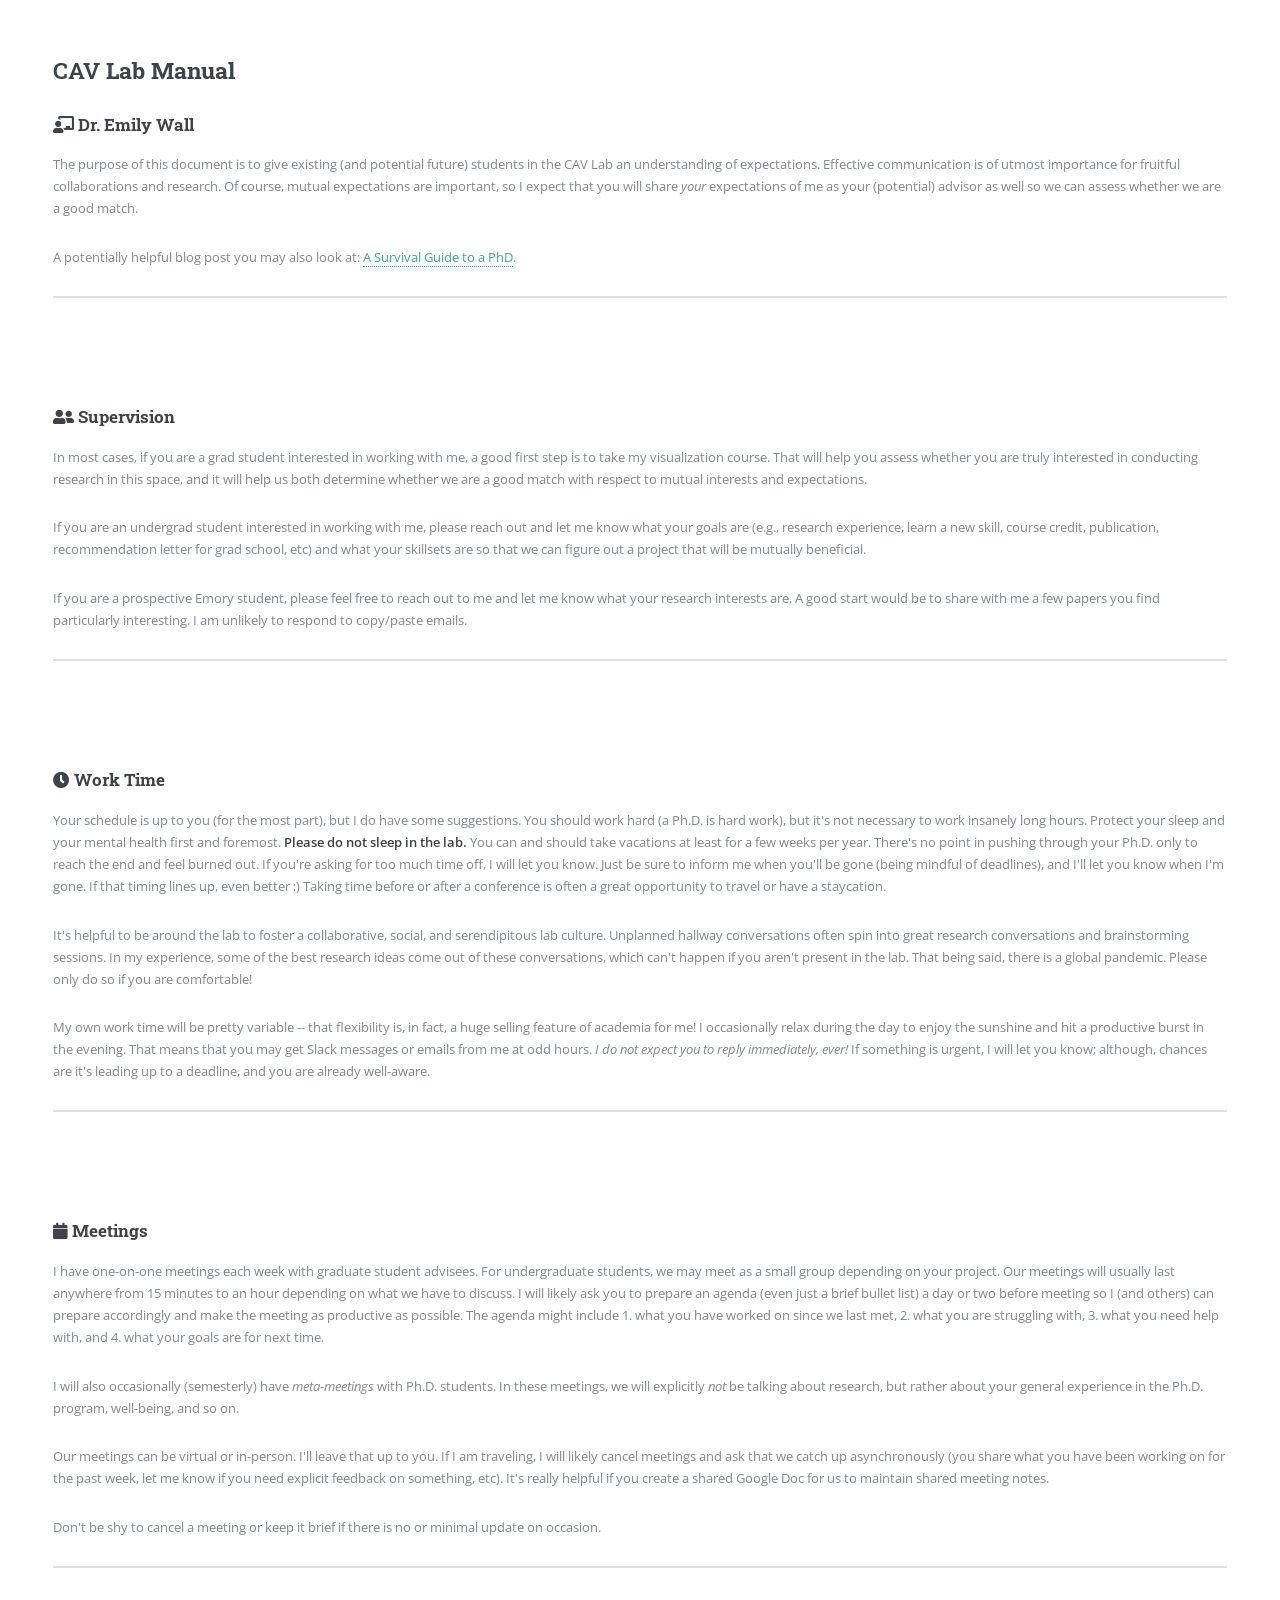
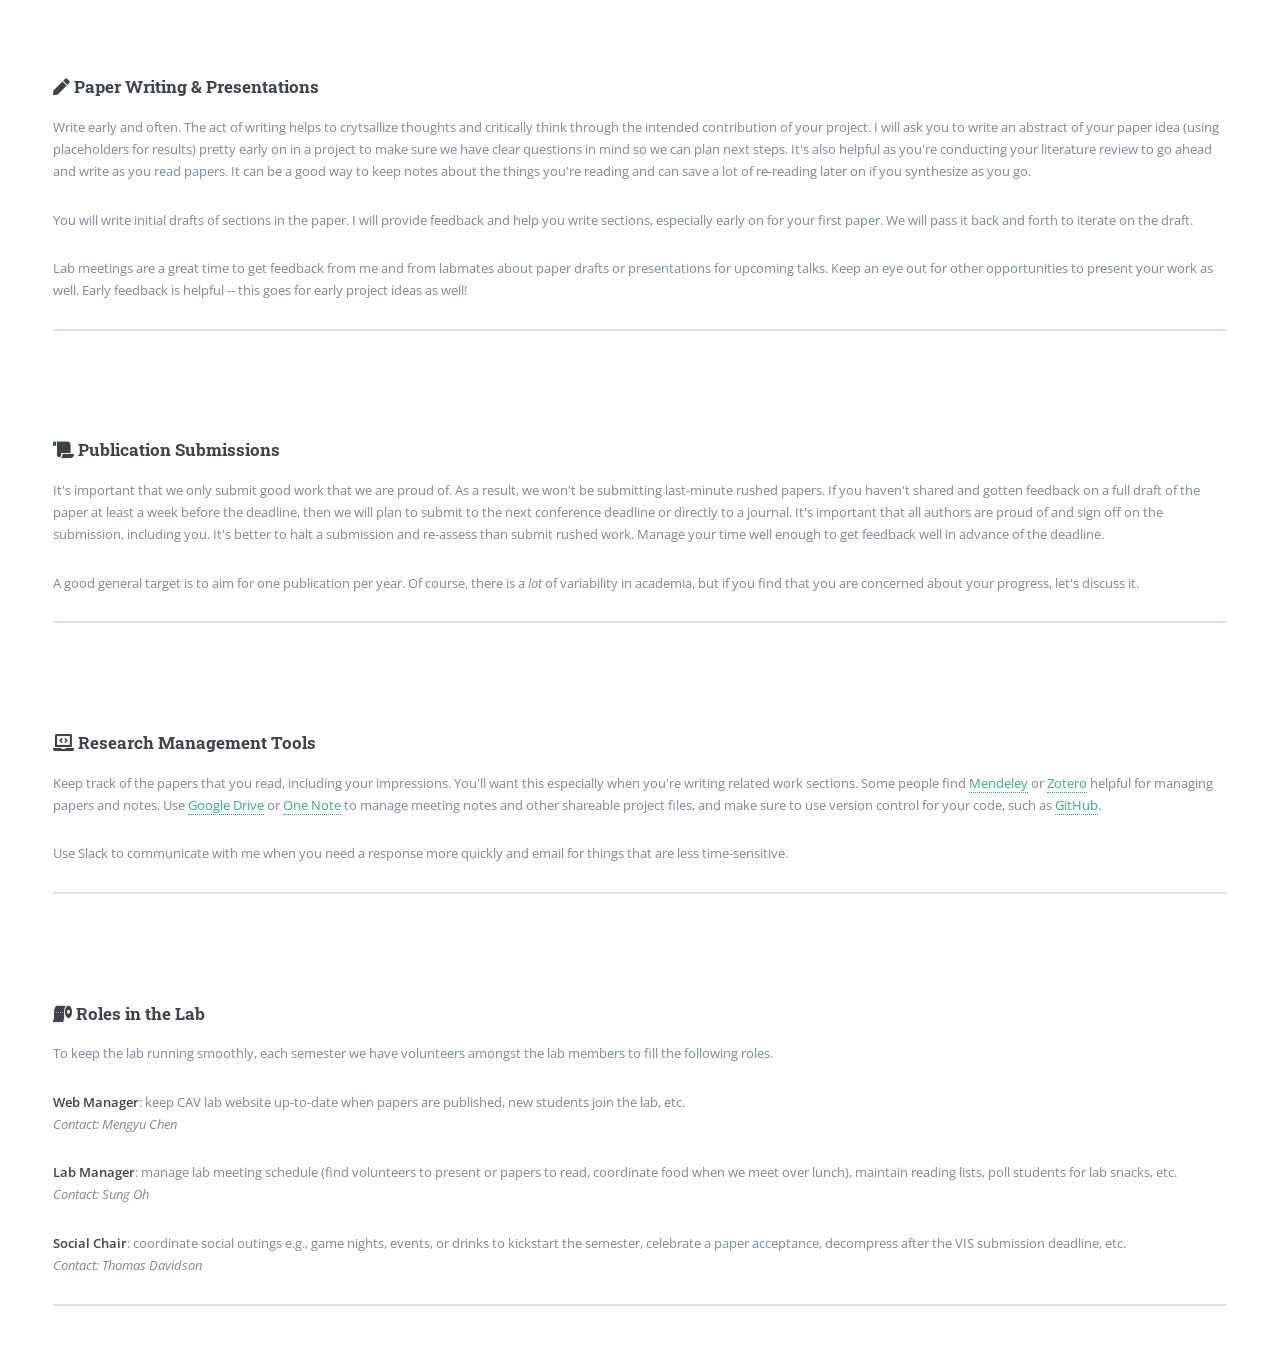
<file: lab_manual.html>
<!DOCTYPE html>
<!--
	Editorial by HTML5 UP
	html5up.net | @ajlkn
	Free for personal and commercial use under the CCA 3.0 license (html5up.net/license)
-->
<html>
  <head>
    <script
      async
      src="https://www.googletagmanager.com/gtag/js?id=G-MHBBVRYWT8"
    ></script>
    <script>
      window.dataLayer = window.dataLayer || [];
      function gtag() {
        dataLayer.push(arguments);
      }
      gtag("js", new Date());

      gtag("config", "G-MHBBVRYWT8");
    </script>
    <title>CAV Lab Manual - Emory CS</title>
    <meta charset="utf-8" />
    <meta
      name="viewport"
      content="width=device-width, initial-scale=1, user-scalable=no"
    />
    <link rel="stylesheet" href="assets/css/main.css" />
  </head>
  <body class="is-preload">
    <!-- Wrapper -->
    <div id="wrapper">
      <!-- Main -->
      <div id="main">
        <div class="cv">
          <!-- Content -->
          <section class="cv">
            <header class="main">
              <h2>
                <a href="cav.html"><strong>CAV</strong> Lab Manual</a>
              </h2>
              <h3>
                <span class="icon solid fa-chalkboard-teacher"></span
                ><a href="index.html"> Dr. Emily Wall</a>
              </h3>
            </header>

            <p>
              The purpose of this document is to give existing (and potential
              future) students in the CAV Lab an understanding of expectations.
              Effective communication is of utmost importance for fruitful
              collaborations and research. Of course, mutual expectations are
              important, so I expect that you will share
              <i>your</i> expectations of me as your (potential) advisor as well
              so we can assess whether we are a good match.
            </p>

            <p>
              A potentially helpful blog post you may also look at:
              <a href="http://karpathy.github.io/2016/09/07/phd/"
                >A Survival Guide to a PhD</a
              >.
            </p>

            <hr class="major" />
          </section>

          <section class="cv">
            <h3>
              <span class="icon solid fa-user-friends"></span> Supervision
            </h3>

            <p>
              In most cases, if you are a grad student interested in working
              with me, a good first step is to take my visualization course.
              That will help you assess whether you are truly interested in
              conducting research in this space, and it will help us both
              determine whether we are a good match with respect to mutual
              interests and expectations.
            </p>

            <p>
              If you are an undergrad student interested in working with me,
              please reach out and let me know what your goals are (e.g.,
              research experience, learn a new skill, course credit,
              publication, recommendation letter for grad school, etc) and what
              your skillsets are so that we can figure out a project that will
              be mutually beneficial.
            </p>

            <p>
              If you are a prospective Emory student, please feel free to reach
              out to me and let me know what your research interests are. A good
              start would be to share with me a few papers you find particularly
              interesting. I am unlikely to respond to copy/paste emails.
            </p>

            <hr class="major" />
          </section>

          <section class="cv">
            <h3><span class="icon solid fa-clock"></span> Work Time</h3>

            <p>
              Your schedule is up to you (for the most part), but I do have some
              suggestions. You should work hard (a Ph.D. is hard work), but it's
              not necessary to work insanely long hours. Protect your sleep and
              your mental health first and foremost.
              <b>Please do not sleep in the lab.</b> You can and should take
              vacations at least for a few weeks per year. There's no point in
              pushing through your Ph.D. only to reach the end and feel burned
              out. If you're asking for too much time off, I will let you know.
              Just be sure to inform me when you'll be gone (being mindful of
              deadlines), and I'll let you know when I'm gone. If that timing
              lines up, even better :) Taking time before or after a conference
              is often a great opportunity to travel or have a staycation.
            </p>

            <p>
              It's helpful to be around the lab to foster a collaborative,
              social, and serendipitous lab culture. Unplanned hallway
              conversations often spin into great research conversations and
              brainstorming sessions. In my experience, some of the best
              research ideas come out of these conversations, which can't happen
              if you aren't present in the lab. That being said, there is a
              global pandemic. Please only do so if you are comfortable!
            </p>

            <p>
              My own work time will be pretty variable -- that flexibility is,
              in fact, a huge selling feature of academia for me! I occasionally
              relax during the day to enjoy the sunshine and hit a productive
              burst in the evening. That means that you may get Slack messages
              or emails from me at odd hours.
              <i>I do not expect you to reply immediately, ever!</i> If
              something is urgent, I will let you know; although, chances are
              it's leading up to a deadline, and you are already well-aware.
            </p>

            <hr class="major" />
          </section>

          <section class="cv">
            <h3><span class="icon solid fa-calendar"></span> Meetings</h3>

            <p>
              I have one-on-one meetings each week with graduate student
              advisees. For undergraduate students, we may meet as a small group
              depending on your project. Our meetings will usually last anywhere
              from 15 minutes to an hour depending on what we have to discuss. I
              will likely ask you to prepare an agenda (even just a brief bullet
              list) a day or two before meeting so I (and others) can prepare
              accordingly and make the meeting as productive as possible. The
              agenda might include 1. what you have worked on since we last met,
              2. what you are struggling with, 3. what you need help with, and
              4. what your goals are for next time.
            </p>

            <p>
              I will also occasionally (semesterly) have
              <i>meta-meetings</i> with Ph.D. students. In these meetings, we
              will explicitly <i>not</i> be talking about research, but rather
              about your general experience in the Ph.D. program, well-being,
              and so on.
            </p>

            <p>
              Our meetings can be virtual or in-person. I'll leave that up to
              you. If I am traveling, I will likely cancel meetings and ask that
              we catch up asynchronously (you share what you have been working
              on for the past week, let me know if you need explicit feedback on
              something, etc). It's really helpful if you create a shared Google
              Doc for us to maintain shared meeting notes.
            </p>

            <p>
              Don't be shy to cancel a meeting or keep it brief if there is no
              or minimal update on occasion.
            </p>

            <hr class="major" />
          </section>

          <section class="cv">
            <h3>
              <span class="icon solid fa-pen"></span> Paper Writing &
              Presentations
            </h3>

            <p>
              Write early and often. The act of writing helps to crytsallize
              thoughts and critically think through the intended contribution of
              your project. I will ask you to write an abstract of your paper
              idea (using placeholders for results) pretty early on in a project
              to make sure we have clear questions in mind so we can plan next
              steps. It's also helpful as you're conducting your literature
              review to go ahead and write as you read papers. It can be a good
              way to keep notes about the things you're reading and can save a
              lot of re-reading later on if you synthesize as you go.
            </p>

            <p>
              You will write initial drafts of sections in the paper. I will
              provide feedback and help you write sections, especially early on
              for your first paper. We will pass it back and forth to iterate on
              the draft.
            </p>

            <p>
              Lab meetings are a great time to get feedback from me and from
              labmates about paper drafts or presentations for upcoming talks.
              Keep an eye out for other opportunities to present your work as
              well. Early feedback is helpful -- this goes for early project
              ideas as well!
            </p>

            <hr class="major" />
          </section>

          <section class="cv">
            <h3>
              <span class="icon solid fa-scroll"></span> Publication Submissions
            </h3>

            <p>
              It's important that we only submit good work that we are proud of.
              As a result, we won't be submitting last-minute rushed papers. If
              you haven't shared and gotten feedback on a full draft of the
              paper at least a week before the deadline, then we will plan to
              submit to the next conference deadline or directly to a journal.
              It's important that all authors are proud of and sign off on the
              submission, including you. It's better to halt a submission and
              re-assess than submit rushed work. Manage your time well enough to
              get feedback well in advance of the deadline.
            </p>

            <p>
              A good general target is to aim for one publication per year. Of
              course, there is a <i>lot</i> of variability in academia, but if
              you find that you are concerned about your progress, let's discuss
              it.
            </p>

            <hr class="major" />
          </section>

          <section class="cv">
            <h3>
              <span class="icon solid fa-laptop-code"></span> Research
              Management Tools
            </h3>

            <p>
              Keep track of the papers that you read, including your
              impressions. You'll want this especially when you're writing
              related work sections. Some people find
              <a href="https://www.mendeley.com">Mendeley</a> or
              <a href="https://zotero.org">Zotero</a> helpful for managing
              papers and notes. Use
              <a href="https://drive.google.com/">Google Drive</a> or
              <a href="https://www.onenote.com/">One Note</a> to manage meeting
              notes and other shareable project files, and make sure to use
              version control for your code, such as
              <a href="https://github.com">GitHub</a>.
            </p>

            <p>
              Use Slack to communicate with me when you need a response more
              quickly and email for things that are less time-sensitive.
            </p>

            <hr class="major" />
          </section>

          <section class="cv">
            <h3>
              <span class="icon solid fa-toilet-paper"></span> Roles in the Lab
            </h3>

            <p>
              To keep the lab running smoothly, each semester we have volunteers
              amongst the lab members to fill the following roles.
            </p>

            <p>
              <b>Web Manager</b>: keep CAV lab website up-to-date when papers
              are published, new students join the lab, etc.<br />
              <i>Contact: Mengyu Chen</i>
            </p>

            <p>
              <b>Lab Manager</b>: manage lab meeting schedule (find volunteers
              to present or papers to read, coordinate food when we meet over
              lunch), maintain reading lists, poll students for lab snacks,
              etc.<br />
              <i>Contact: Sung Oh</i>
            </p>

            <p>
              <b>Social Chair</b>: coordinate social outings e.g., game nights,
              events, or drinks to kickstart the semester, celebrate a paper
              acceptance, decompress after the VIS submission deadline, etc.<br />
              <i>Contact: Thomas Davidson</i>
            </p>

            <hr class="major" />
          </section>
        </div>
      </div>
    </div>

    <!-- Scripts -->
    <script src="assets/js/jquery.min.js"></script>
    <script src="assets/js/browser.min.js"></script>
    <script src="assets/js/breakpoints.min.js"></script>
    <script src="assets/js/util.js"></script>
    <script src="assets/js/main.js"></script>
  </body>
</html>
</file>
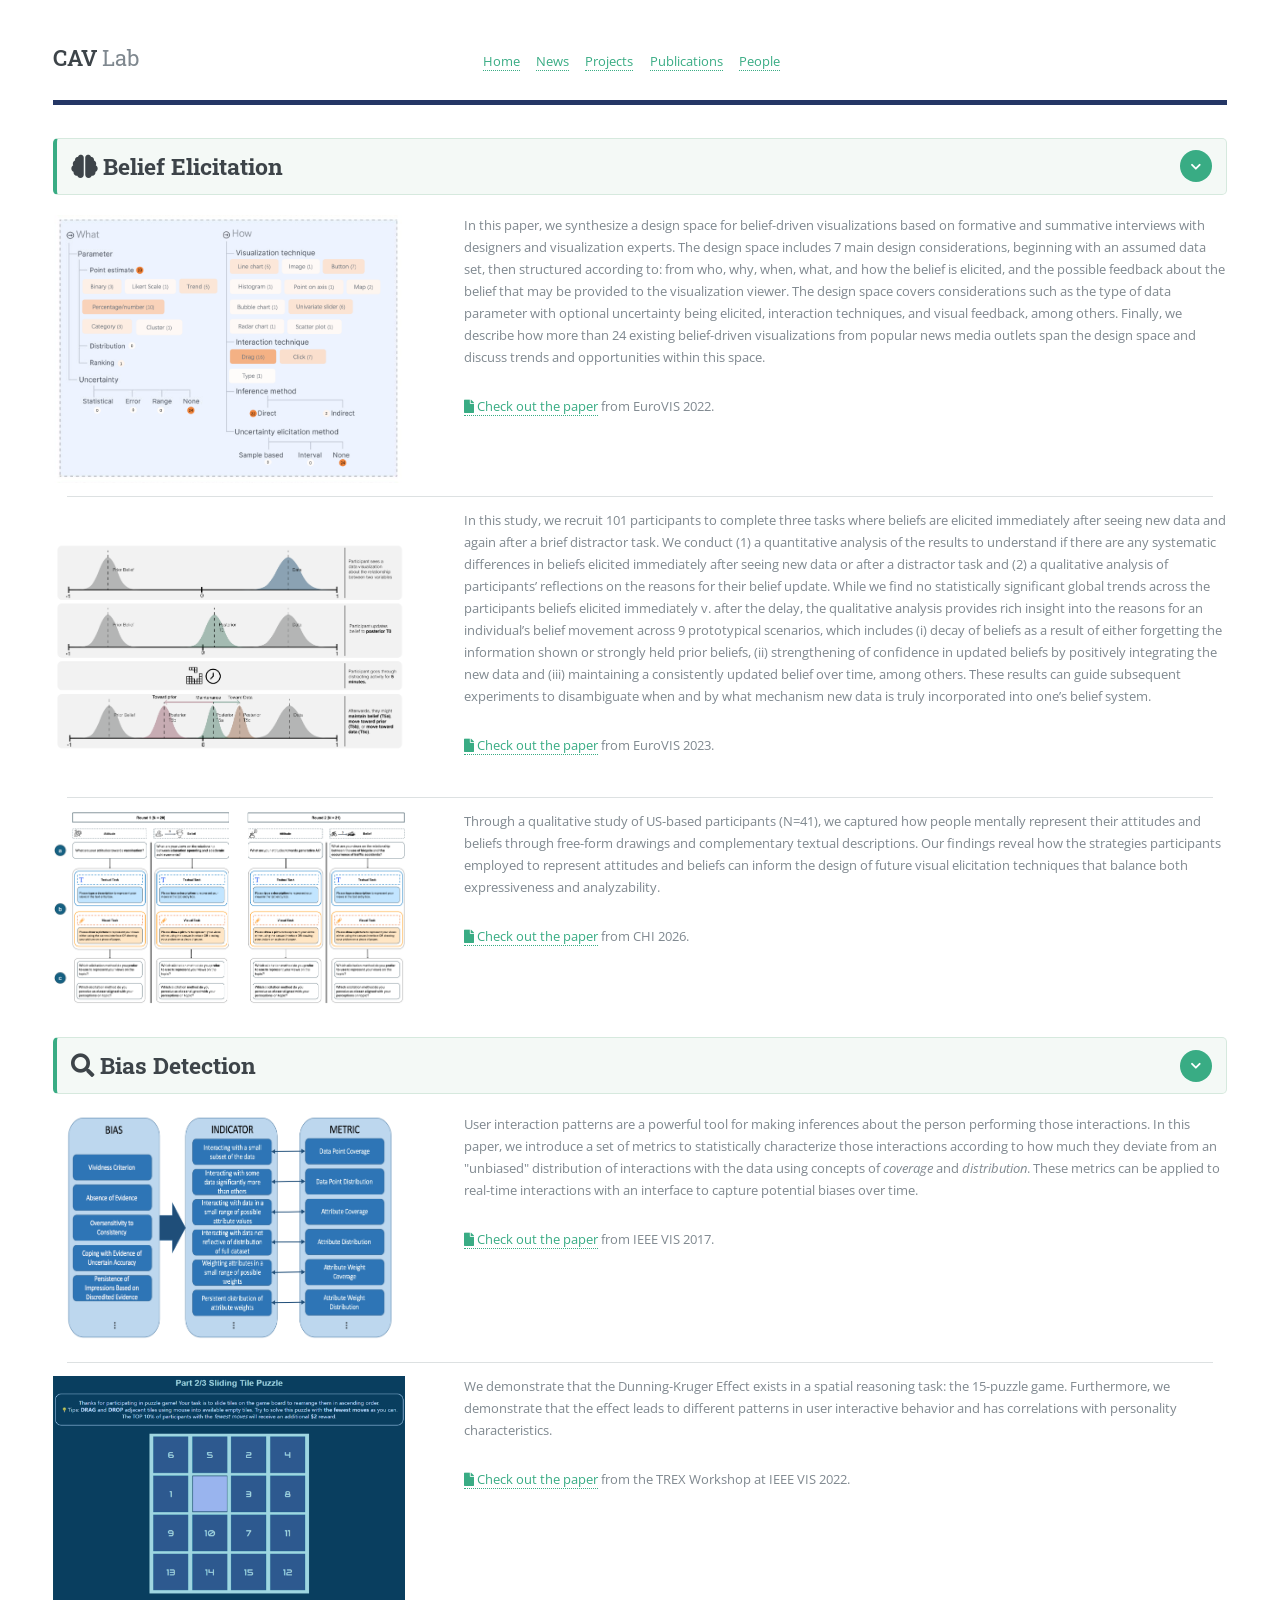
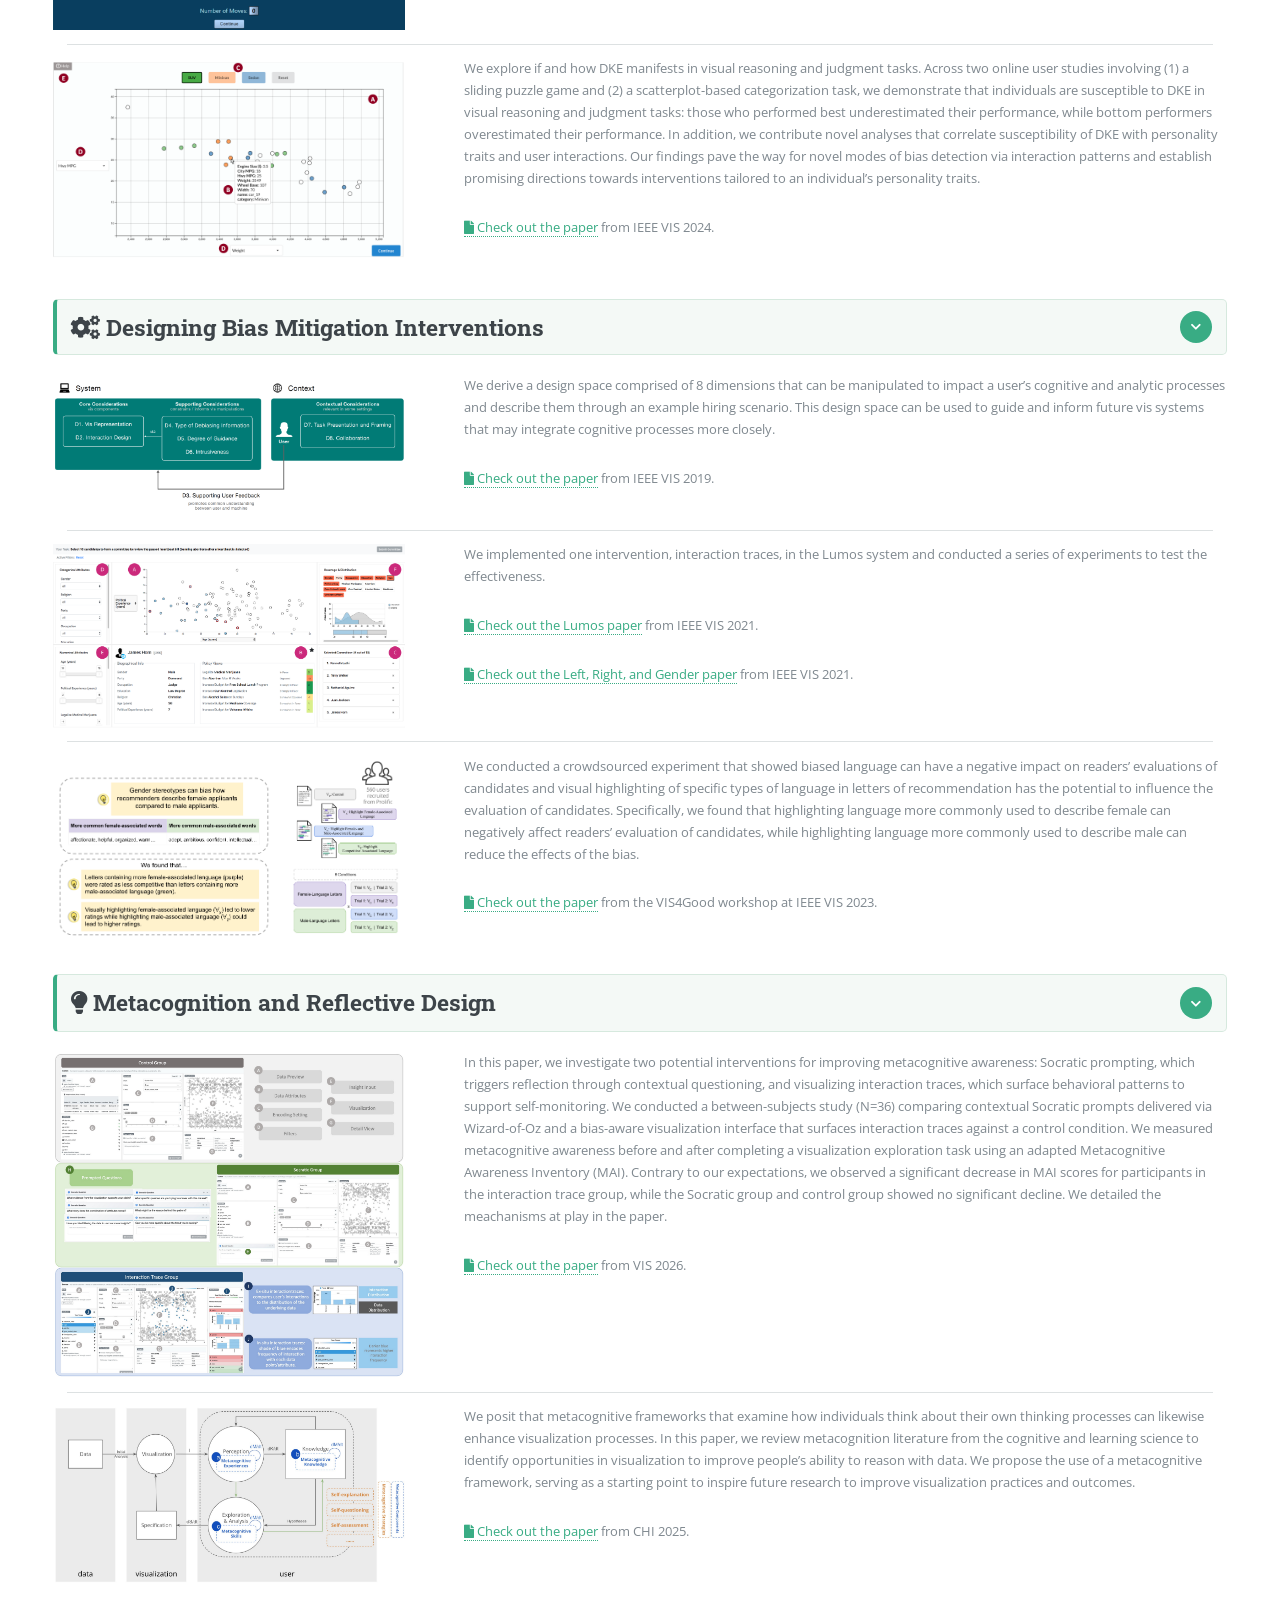
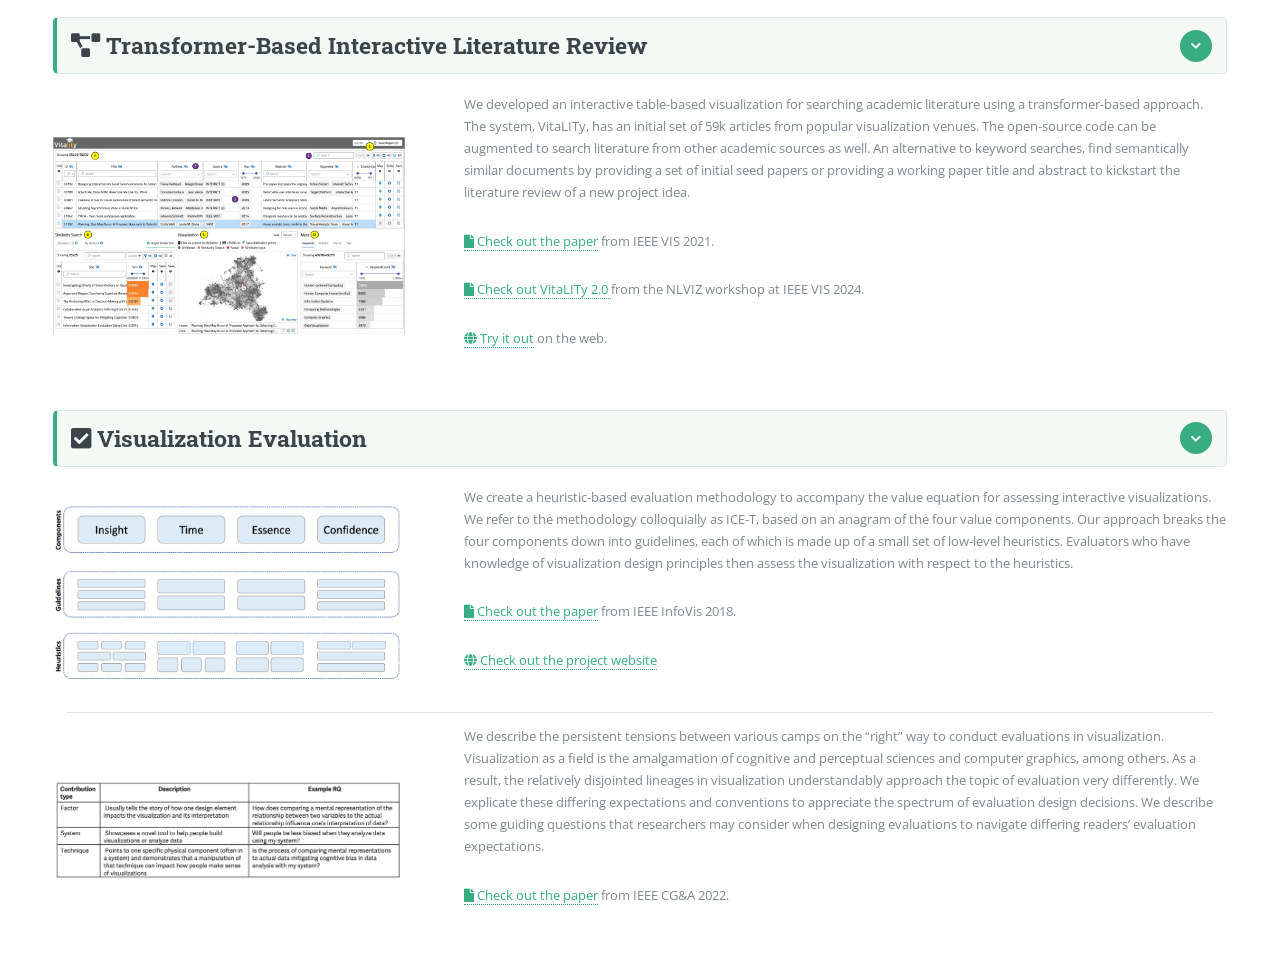
<file: projects.html>
<!DOCTYPE HTML>
<!--
    Editorial by HTML5 UP
    html5up.net | @ajlkn
    Free for personal and commercial use under the CCA 3.0 license (html5up.net/license)
-->
<html>
    <head>
        <script async src="https://www.googletagmanager.com/gtag/js?id=G-MHBBVRYWT8"></script>
        <script>
          window.dataLayer = window.dataLayer || [];
          function gtag(){dataLayer.push(arguments);}
          gtag('js', new Date());

          gtag('config', 'G-MHBBVRYWT8');
        </script>
        <title>CAV Lab - Emory CS</title>
        <meta charset="utf-8" />
        <meta name="viewport" content="width=device-width, initial-scale=1, user-scalable=no" />
        <link rel="stylesheet" href="assets/css/main.css" />
        <style>
            :root {
                --module-accent: #39ac84; 
            }

            /* Collapsible Projects Styling */
            .research-module {
                margin-top: 2.5em; 
                margin-bottom: 2.5em;
            }
            .accordion-header {
                display: flex;
                align-items: center;
                justify-content: space-between;
                cursor: pointer;
                padding: 0.75em 1em;
                background-color: #f4f9f6;
                border-left: 4px solid var(--module-accent);
                border-top: 1px solid rgba(46, 139, 87, 0.15);
                border-right: 1px solid rgba(46, 139, 87, 0.15);
                border-bottom: 1px solid rgba(46, 139, 87, 0.15);
                border-radius: 0.375em;
                transition: background-color 0.2s ease, border-color 0.2s ease, box-shadow 0.2s ease;
                user-select: none;
                margin-bottom: 1.5em;
            }
            .accordion-header:hover {
                background-color: #eaf4ee;
                border-color: var(--module-accent);
                box-shadow: 0 2px 8px rgba(46, 139, 87, 0.08);
            }
            .accordion-header header.main {
                margin-bottom: 0 !important;
                border-bottom: none !important;
                padding-bottom: 0 !important;
            }
            .accordion-header header.main h2 {
                margin-bottom: 0 !important;
            }
            .accordion-icon {
                width: 32px;
                height: 32px;
                display: flex;
                align-items: center;
                justify-content: center;
                background-color: var(--module-accent);
                color: #ffffff;
                border-radius: 50%;
                font-size: 0.85em;
                transition: transform 0.3s ease, background-color 0.2s ease;
                flex-shrink: 0;
                margin-left: 1em;
            }
            .accordion-header:hover .accordion-icon {
                background-color: #246f45;
            }
            .accordion-header.collapsed .accordion-icon {
                transform: rotate(-90deg);
            }
            .accordion-content {
                overflow: hidden;
                transition: max-height 0.35s ease-in-out, opacity 0.3s ease-in-out;
                max-height: 2000px;
                opacity: 1;
            }
            .accordion-content.collapsed {
                max-height: 0 !important;
                opacity: 0;
                margin-bottom: 0 !important;
            }
        </style>
    </head>
    <body class="is-preload">

        <!-- Wrapper -->
            <div id="wrapper">

                <!-- Main -->
                    <div id="main">
                        <div class="inner">

                            <!-- Header -->
                                <header id="header">
                                    <div id="topwrapper">
                                        <div><a href="index.html" class="logo"><strong>CAV</strong> Lab</a></div>
                                        <div><ul class="topnav">
                                            <li><a href="index.html">Home</a></li>
                                            <li><a href="index.html#news">News</a></li>
                                            <li><a href="projects.html">Projects</a></li>
                                            <li><a href="publications.html">Publications</a></li>
                                            <li><a href="index.html#people">People</a></li>
                                        </ul></div>
                                        <div></div>
                                    </div>
                                </header>

                            <!-- Content -->

                                <div class="research-module">
                                    <div class="accordion-header" onclick="toggleAccordion(this)">
                                        <header class="main">
                                            <h2><i class="icon fa fa-brain"></i> Belief Elicitation</h2>
                                        </header>
                                        <div class="accordion-icon">
                                            <i class="fa fa-chevron-down" aria-hidden="true"></i>
                                        </div>
                                    </div>
                                    <div class="accordion-content">
                                        <div style="display: flex; align-items: stretch;">
                                            <img src="media/images/vibe.png" alt="" style="width: 30%; object-fit: contain;"/>
                                            <div style="padding-left: 5%; flex-grow: 1;">
                                                <p>In this paper, we synthesize a design space for belief-driven visualizations based on formative and summative interviews with designers and visualization experts. The design space includes 7 main design considerations, beginning with an assumed data set, then structured according to: from who, why, when, what, and how the belief is elicited, and the possible feedback about the belief that may be provided to the visualization viewer. The design space covers considerations such as the type of data parameter with optional uncertainty being elicited, interaction techniques, and visual feedback, among others. Finally, we describe how more than 24 existing belief-driven visualizations from popular news media outlets span the design space and discuss trends and opportunities within this space.</p>
                                                <p><a href="media/papers/VIBEEuroVis22.pdf"><i class="fa fa-file" aria-hidden="true"></i> Check out the paper</a> from EuroVIS 2022.</p>
                                            </div>
                                        </div>

                                        <hr class="minor" />
                                        <div style="display: flex; align-items: stretch;">
                                            <img src="media/images/belief_persistence_teaser.png" alt="" style="width: 30%; object-fit: contain;"/>
                                            <div style="padding-left: 5%; flex-grow: 1;">
                                                <p>In this study, we recruit 101 participants to complete three tasks where beliefs are elicited immediately after seeing new data and again after a brief distractor task. We conduct (1) a quantitative analysis of the results to understand if there are any systematic differences in beliefs elicited immediately after seeing new data or after a distractor task and (2) a qualitative analysis of participants’ reflections on the reasons for their belief update. While we find no statistically significant global trends across the participants beliefs elicited immediately v. after the delay, the qualitative analysis provides rich insight into the reasons for an individual’s belief movement across 9 prototypical scenarios, which includes (i) decay of beliefs as a result of either forgetting the information shown or strongly held prior beliefs, (ii) strengthening of confidence in updated beliefs by positively integrating the new data and (iii) maintaining a consistently updated belief over time, among others. These results can guide subsequent experiments to disambiguate when and by what mechanism new data is truly incorporated into one’s belief system.</p>
                                                <p><a href="media/papers/BeliefPersistenceEUROVIS23.pdf"><i class="fa fa-file" aria-hidden="true"></i> Check out the paper</a> from EuroVIS 2023.</p>
                                            </div>
                                        </div>

										<hr class="minor" />
                                        <div style="display: flex; align-items: stretch;">
                                            <img src="media/images/BeliefsAttitudes.png" alt="" style="width: 30%; object-fit: contain;"/>
                                            <div style="padding-left: 5%; flex-grow: 1;">
                                                <p>Through a qualitative study of US-based participants
													(N=41), we captured how people mentally represent their attitudes
													and beliefs through free-form drawings and complementary textual
													descriptions. Our findings reveal how the strategies participants
													employed to represent attitudes and beliefs can inform the design of
													future visual elicitation techniques that balance both expressiveness
													and analyzability.
												<p><a href="media/papers/BeliefsCHI26.pdf"><i class="fa fa-file" aria-hidden="true"></i> Check out the paper</a> from CHI 2026.</p>
                                            </div>
                                        </div>
                                    </div>
                                </div>								

                                <div class="research-module">
                                    <div class="accordion-header" onclick="toggleAccordion(this)">
                                        <header class="main">
                                            <h2><i class="icon fa fa-search"></i> Bias Detection</h2>
                                        </header>
                                        <div class="accordion-icon">
                                            <i class="fa fa-chevron-down" aria-hidden="true"></i>
                                        </div>
                                    </div>
                                    <div class="accordion-content">
                                        <div style="display: flex; align-items: stretch;">
                                            <img src="media/images/warning_vis2017_teaser.png" alt="" style="width: 30%; object-fit: contain;"/>
                                            <div style="padding-left: 5%; flex-grow: 1;">
                                                <p>User interaction patterns are a powerful tool for making inferences about the person performing those interactions. In this paper, we introduce a set of metrics to statistically characterize those interactions according to how much they deviate from an "unbiased" distribution of interactions with the data using concepts of <i>coverage</i> and <i>distribution</i>. These metrics can be applied to real-time interactions with an interface to capture potential biases over time.</p>
                                                <p><a href="media/papers/BiasVAST17.pdf"><i class="fa fa-file" aria-hidden="true"></i> Check out the paper</a> from IEEE VIS 2017.</p>
                                            </div>
                                        </div>

                                        <hr class="minor" />
                                        <div style="display: flex; align-items: stretch;">
                                            <img src="media/images/dke.png" alt="" style="width: 30%; object-fit: contain;"/>
                                            <div style="padding-left: 5%; flex-grow: 1;">
                                                <p>We demonstrate that the Dunning-Kruger Effect exists in a spatial reasoning task: the 15-puzzle game. Furthermore, we demonstrate that the effect leads to different patterns in user interactive behavior and has correlations with personality characteristics.</p>
                                                <p><a href="media/papers/DKTREX22.pdf"><i class="fa fa-file" aria-hidden="true"></i> Check out the paper</a> from the TREX Workshop at IEEE VIS 2022.</p>
                                            </div>
                                        </div>

                                        <hr class="minor" />
                                        <div style="display: flex; align-items: stretch;">
                                            <img src="media/images/dke_teaser.png" alt="" style="width: 30%; object-fit: contain;"/>
                                            <div style="padding-left: 5%; flex-grow: 1;">
                                                <p>We explore if and how DKE manifests in visual reasoning and judgment tasks. Across two online user studies involving (1) a sliding puzzle game and (2) a scatterplot-based categorization task, we demonstrate that individuals are susceptible to DKE in visual reasoning and judgment tasks: those who performed best underestimated their performance, while bottom performers overestimated their performance. In addition, we contribute novel analyses that correlate susceptibility of DKE with personality traits and user interactions. Our findings pave the way for novel modes of bias detection via interaction patterns and establish promising directions towards interventions tailored to an individual’s personality traits.</p>
                                                <p><a href="media/papers/DKEVIS24.pdf"><i class="fa fa-file" aria-hidden="true"></i> Check out the paper</a> from IEEE VIS 2024.</p>
                                            </div>
                                        </div>
                                    </div>
                                </div>
								
                                <div class="research-module">
                                    <div class="accordion-header" onclick="toggleAccordion(this)">
                                        <header class="main">
                                            <h2><i class="icon fa fa-cogs"></i> Designing Bias Mitigation Interventions</h2>
                                        </header>
                                        <div class="accordion-icon">
                                            <i class="fa fa-chevron-down" aria-hidden="true"></i>
                                        </div>
                                    </div>
                                    <div class="accordion-content">
                                        <div style="display: flex; align-items: stretch;">
                                            <img src="media/images/design_space_vis2019_teaser.png" alt="" style="width: 30%; object-fit: contain;"/>
                                            <div style="padding-left: 5%; flex-grow: 1;">
                                                <p>We derive a design space comprised of 8 dimensions that can be manipulated to impact a user’s cognitive and analytic processes and describe them through an example hiring scenario. This design space can be used to guide and inform future vis systems that may integrate cognitive processes more closely.</p>
                                                <p><a href="media/papers/DesignSpaceVISSHORT2019.pdf"><i class="fa fa-file" aria-hidden="true"></i> Check out the paper</a> from IEEE VIS 2019.</p> 
                                            </div>
                                        </div>

                                        <hr class="minor" />
                                        <div style="display: flex; align-items: stretch;">
                                            <img src="media/images/lrg_vis2021_teaser.png" alt="" style="width: 30%; object-fit: contain;"/>
                                            <div style="padding-left: 5%; flex-grow: 1;">
                                                <p>We implemented one intervention, interaction traces, in the Lumos system and conducted a series of experiments to test the effectiveness.</p>
                                                <p><a href="media/papers/LumosVIS21.pdf"><i class="fa fa-file" aria-hidden="true"></i> Check out the Lumos paper</a> from IEEE VIS 2021.</p> 
                                                <p><a href="media/papers/LRGVIS21.pdf"><i class="fa fa-file" aria-hidden="true"></i> Check out the Left, Right, and Gender paper</a> from IEEE VIS 2021.</p>
                                            </div>
                                        </div>

                                        <hr class="minor" />
                                        <div style="display: flex; align-items: stretch;">
                                            <img src="media/images/LOR_bias_teaser.png" alt="" style="width: 30%; object-fit: contain;"/>
                                            <div style="padding-left: 5%; flex-grow: 1;">
                                                <p>We conducted a crowdsourced experiment that showed biased language can have a negative impact on readers’ evaluations of candidates and visual highlighting of specific types of language in letters of recommendation has the potential to influence the evaluation of candidates. Specifically, we found that highlighting language more commonly used to describe female can negatively affect readers’ evaluation of candidates, while highlighting language more commonly used to describe male can reduce the effects of the bias.</p>
                                                <p><a href="media/papers/LORBiasVIS4GOOD23.pdf"><i class="fa fa-file" aria-hidden="true"></i> Check out the paper</a> from the VIS4Good workshop at IEEE VIS 2023.</p>
                                            </div>
                                        </div>
                                    </div>
                                </div>

                                <div class="research-module">
                                    <div class="accordion-header" onclick="toggleAccordion(this)">
                                        <header class="main">
                                            <h2><i class="icon fa-lightbulb"></i> Metacognition and Reflective Design</h2>
                                        </header>
                                        <div class="accordion-icon">
                                            <i class="fa fa-chevron-down" aria-hidden="true"></i>
                                        </div>
                                    </div>
                                    <div class="accordion-content">
                                        <div style="display: flex; align-items: stretch;">
                                            <img src="media/images/MetacognitiveDisruption.png" alt="" style="width: 30%; object-fit: contain;"/>
                                            <div style="padding-left: 5%; flex-grow: 1;">
                                                <p> In this paper, we investigate two potential
													interventions for improving metacognitive awareness: Socratic prompting, which triggers reflection through contextual questioning,
													and visualizing interaction traces, which surface behavioral patterns to support self-monitoring. We conducted a between-subjects
													study (N=36) comparing contextual Socratic prompts delivered via Wizard-of-Oz and a bias-aware visualization interface that surfaces
													interaction traces against a control condition. We measured metacognitive awareness before and after completing a visualization
													exploration task using an adapted Metacognitive Awareness Inventory (MAI). Contrary to our expectations, we observed a significant
													decrease in MAI scores for participants in the interaction trace group, while the Socratic group and control group showed no significant
													decline. We detailed the meachanisms at play in the paper.
												<p><a href="media/papers/LessIsMoreReflectiveVIS26.pdf"><i class="fa fa-file" aria-hidden="true"></i> Check out the paper</a> from VIS 2026.</p>
                                            </div>
                                        </div>

                                        <hr class="minor" />
                                        <div style="display: flex; align-items: stretch;">
                                            <img src="media/images/MetacognitiveLens.png" alt="" style="width: 30%; object-fit: contain;"/>
                                            <div style="padding-left: 5%; flex-grow: 1;">
                                                <p>We posit that metacognitive frameworks that examine how individuals think about their
													own thinking processes can likewise enhance visualization processes. In this paper, we review metacognition literature from the
													cognitive and learning science to identify opportunities in visualization to improve people’s ability to reason with data. We propose
													the use of a metacognitive framework, serving as a starting point to inspire future research to improve visualization practices and
													outcomes.
												<p><a href="media/papers/MetacognitionCHI25.pdf"><i class="fa fa-file" aria-hidden="true"></i> Check out the paper</a> from CHI 2025.</p>
                                            </div>
                                        </div>
                                    </div>
                                </div>								

                                <div class="research-module">
                                    <div class="accordion-header" onclick="toggleAccordion(this)">
                                        <header class="main">
                                            <h2><i class="icon fa fa-project-diagram"></i> Transformer-Based Interactive Literature Review</h2>
                                        </header>
                                        <div class="accordion-icon">
                                            <i class="fa fa-chevron-down" aria-hidden="true"></i>
                                        </div>
                                    </div>
                                    <div class="accordion-content">
                                        <div style="display: flex; align-items: stretch;">
                                            <img src="media/images/vitality_vis2021_teaser.png" alt="" style="width: 30%; object-fit: contain;"/>
                                            <div style="padding-left: 5%; flex-grow: 1;">
                                                <p>We developed an interactive table-based visualization for searching academic literature using a transformer-based approach. The system, VitaLITy, has an initial set of 59k articles from popular visualization venues. The open-source code can be augmented to search literature from other academic sources as well. An alternative to keyword searches, find semantically similar documents by providing a set of initial seed papers or providing a working paper title and abstract to kickstart the literature review of a new project idea.</p>
                                                <p><a href="media/papers/VitaLITyVIS21.pdf"><i class="fa fa-file" aria-hidden="true"></i> Check out the paper</a> from IEEE VIS 2021.</p>
                                                <p><a href="media/papers/VitaLITy2NLVIZ24.pdf"><i class="fa fa-file" aria-hidden="true"></i> Check out VitaLITy 2.0 </a> from the NLVIZ workshop at IEEE VIS 2024.</p>
                                                <p><a href="https://vitality-vis.github.io"><i class="fa fa-globe" aria-hidden="true"></i> Try it out</a> on the web.</p> 
                                            </div>
                                        </div>
                                    </div>
                                </div>

                                <div class="research-module">
                                    <div class="accordion-header" onclick="toggleAccordion(this)">
                                        <header class="main">
                                            <h2><i class="icon fa fa-check-square"></i> Visualization Evaluation</h2>
                                        </header>
                                        <div class="accordion-icon">
                                            <i class="fa fa-chevron-down" aria-hidden="true"></i>
                                        </div>
                                    </div>
                                    <div class="accordion-content">
                                        <div style="display: flex; align-items: stretch;">
                                            <img src="media/images/ICE-T_teaser.png" alt="" style="width: 30%; object-fit: contain;"/>
                                            <div style="padding-left: 5%; flex-grow: 1;">
                                                <p>We create a heuristic-based evaluation methodology to accompany the value equation for assessing interactive visualizations. We refer to the methodology colloquially as ICE-T, based on an anagram of the four value components. Our approach breaks the four components down into guidelines, each of which is made up of a small set of low-level heuristics. Evaluators who have knowledge of visualization design principles then assess the visualization with respect to the heuristics.</p>
                                                <p><a href="media/papers/ValueVIS18.pdf"><i class="fa fa-file" aria-hidden="true"></i> Check out the paper</a> from IEEE InfoVis 2018.</p>
                                                <p><a href="https://visvalue.github.io/"><i class="fa fa-globe" aria-hidden="true"></i> Check out the project website</a></p> 
                                            </div>
                                        </div>
                                        <hr class="minor">
                                        <div style="display: flex; align-items: stretch;">
                                            <img src="media/images/VisHiker_teaser.png" alt="" style="width: 30%; object-fit: contain;"/>
                                            <div style="padding-left: 5%; flex-grow: 1;">
                                                <p>We describe the persistent tensions between various camps on the “right” way to conduct evaluations in visualization. Visualization as a field is the amalgamation of cognitive and perceptual sciences and computer graphics, among others. As a result, the relatively disjointed lineages in visualization understandably approach the topic of evaluation very differently. We explicate these differing expectations and conventions to appreciate the spectrum of evaluation design decisions. We describe some guiding questions that researchers may consider when designing evaluations to navigate differing readers’ evaluation expectations.</p>
                                                <p><a href="media/papers/VisHikerViewpoint22.pdf"><i class="fa fa-file" aria-hidden="true"></i> Check out the paper</a> from IEEE CG&A 2022.</p>
                                            </div>
                                        </div>
                                    </div>
                                </div>

                        </div>
                    </div>

            </div>

        <!-- Scripts -->
            <script src="assets/js/jquery.min.js"></script>
            <script src="assets/js/browser.min.js"></script>
            <script src="assets/js/breakpoints.min.js"></script>
            <script src="assets/js/util.js"></script>
            <script src="assets/js/main.js"></script>
            <script>
                function toggleAccordion(header) {
                    header.classList.toggle('collapsed');
                    const content = header.nextElementSibling;
                    content.classList.toggle('collapsed');
                }
            </script>

    </body>
</html>
</file>
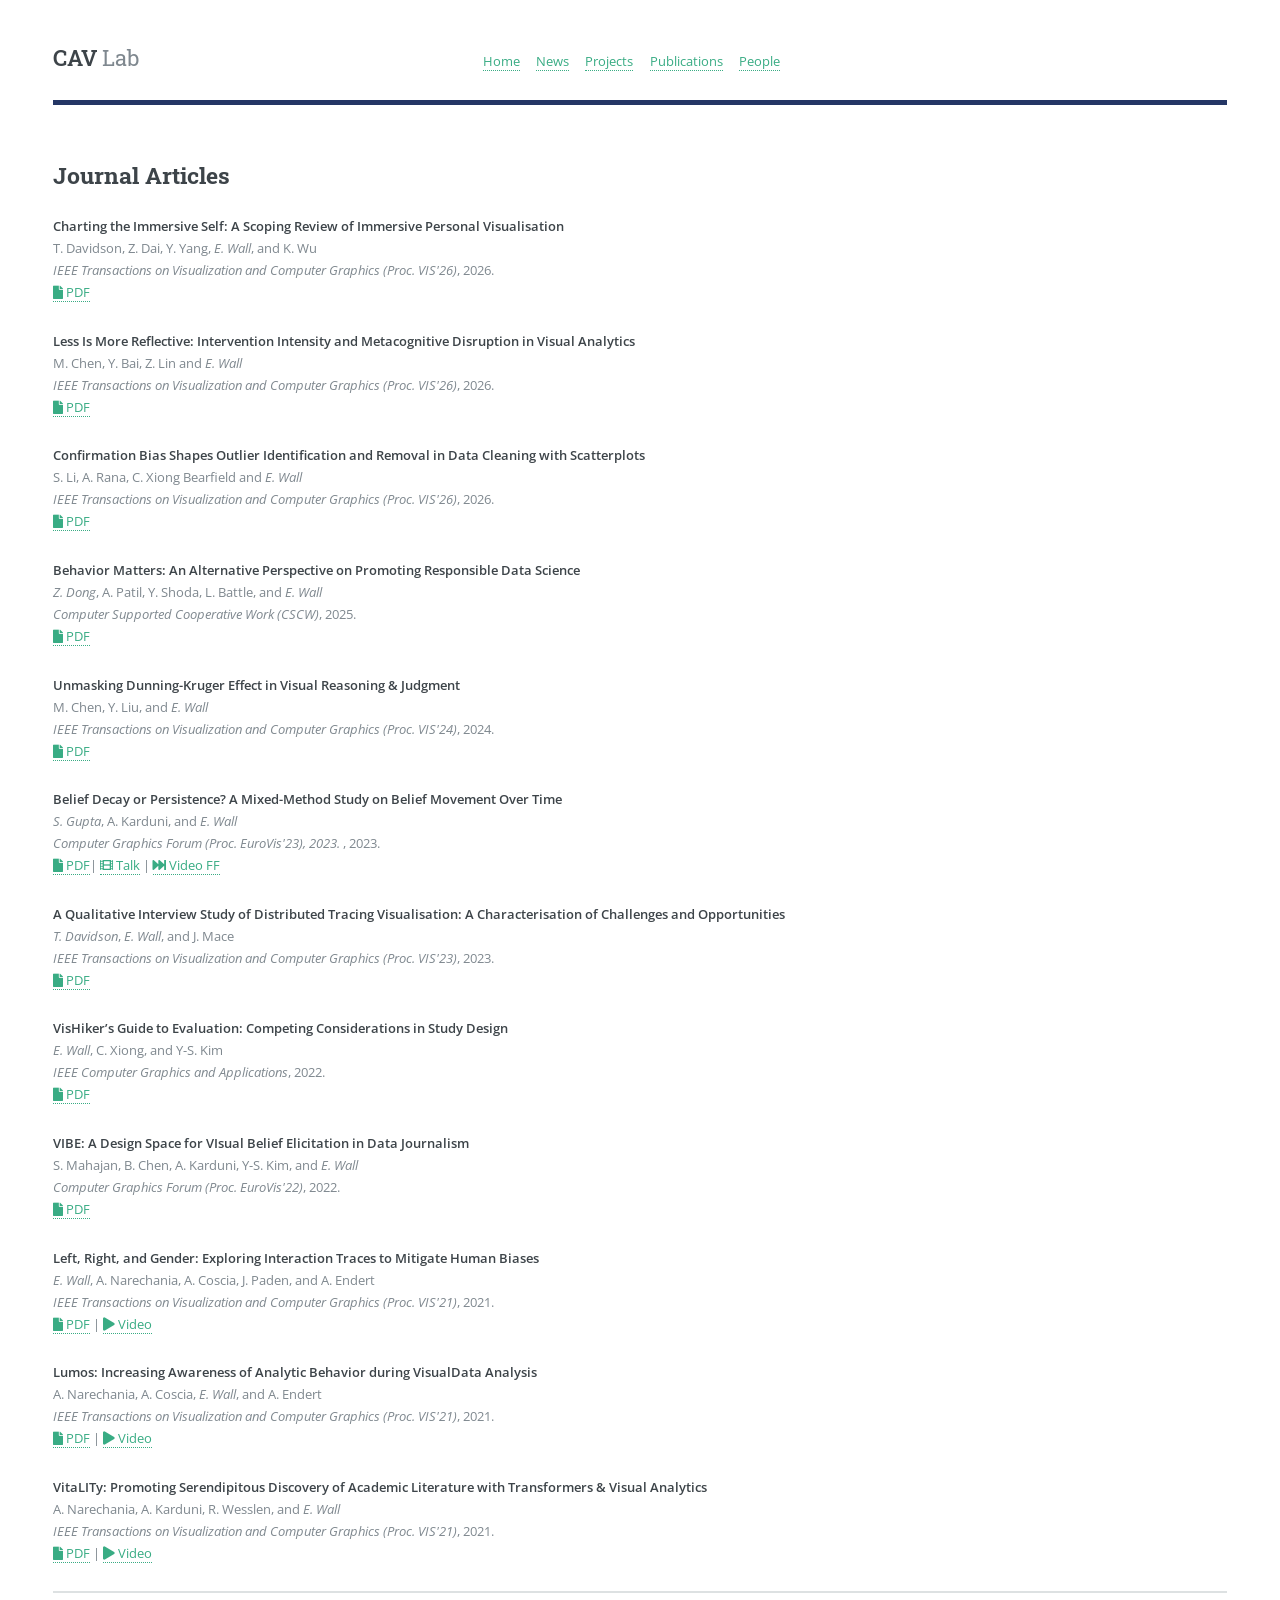
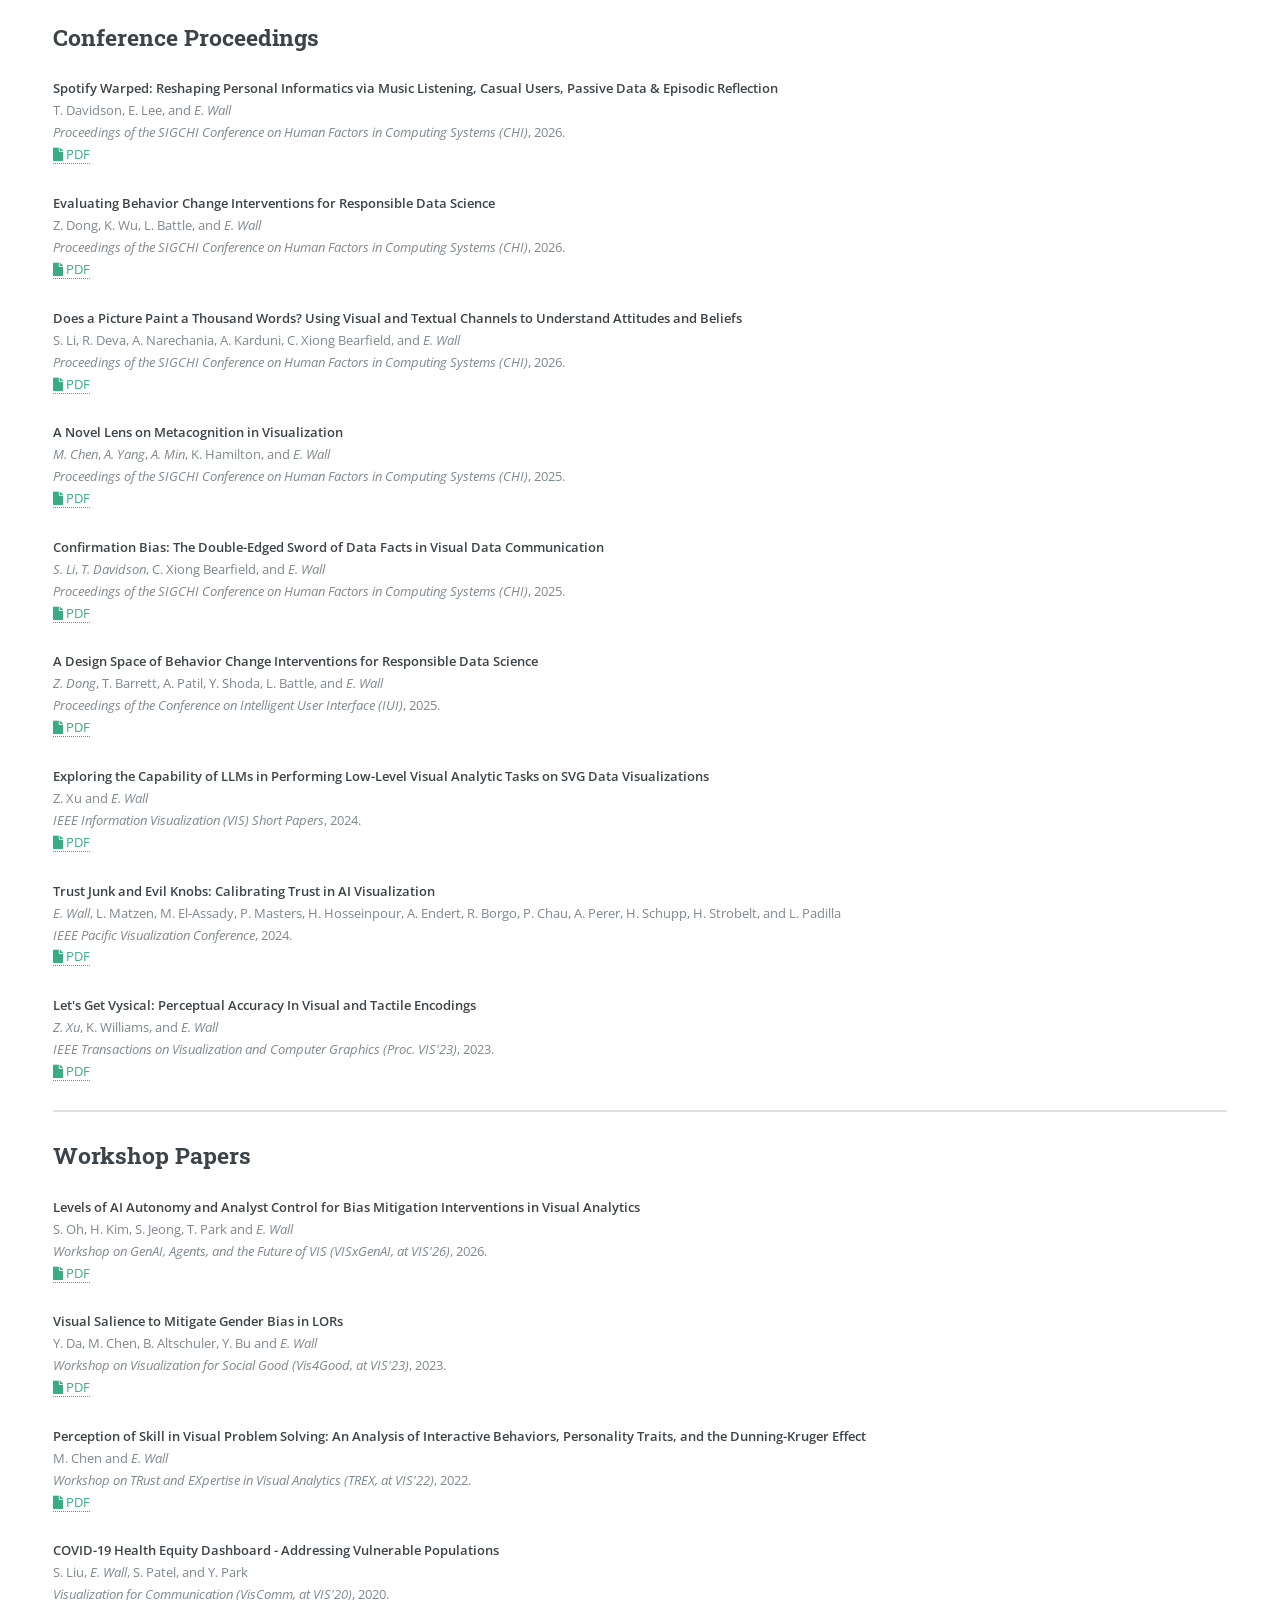
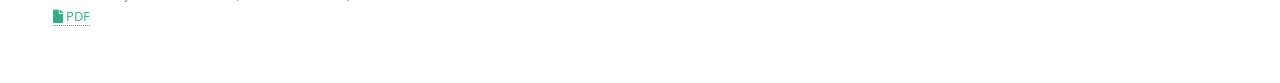
<file: publications.html>
<!DOCTYPE html>
<!--
	Editorial by HTML5 UP
	html5up.net | @ajlkn
	Free for personal and commercial use under the CCA 3.0 license (html5up.net/license)
-->
<html>
  <head>
    <script
      async
      src="https://www.googletagmanager.com/gtag/js?id=G-MHBBVRYWT8"
    ></script>
    <script>
      window.dataLayer = window.dataLayer || [];
      function gtag() {
        dataLayer.push(arguments);
      }
      gtag("js", new Date());

      gtag("config", "G-MHBBVRYWT8");
    </script>
    <title>CAV Lab - Emory CS</title>
    <meta charset="utf-8" />
    <meta
      name="viewport"
      content="width=device-width, initial-scale=1, user-scalable=no"
    />
    <link rel="stylesheet" href="assets/css/main.css" />
  </head>
  <body class="is-preload">
    <!-- Wrapper -->
    <div id="wrapper">
      <!-- Main -->
      <div id="main">
        <div class="inner">
          <!-- Header -->
          <header id="header">
            <div id="topwrapper">
              <div>
                <a href="index.html" class="logo"><strong>CAV</strong> Lab</a>
              </div>
              <div>
                <ul class="topnav">
                  <li><a href="index.html">Home</a></li>
                  <li><a href="index.html#news">News</a></li>
                  <li><a href="projects.html">Projects</a></li>
                  <li><a href="publications.html">Publications</a></li>
                  <li><a href="index.html#people">People</a></li>
                </ul>
              </div>
              <div></div>
            </div>
          </header>

          <!-- Content -->
          <section>
            <!--<header class="main">
										<h1>Generic</h1>
									</header>

									<span class="image main"><img src="images/pic11.jpg" alt="" /></span>

									<p>Donec eget ex magna. Interdum et malesuada fames ac ante ipsum primis in faucibus. Pellentesque venenatis dolor imperdiet dolor mattis sagittis. Praesent rutrum sem diam, vitae egestas enim auctor sit amet. Pellentesque leo mauris, consectetur id ipsum sit amet, fergiat. Pellentesque in mi eu massa lacinia malesuada et a elit. Donec urna ex, lacinia in purus ac, pretium pulvinar mauris. Curabitur sapien risus, commodo eget turpis at, elementum convallis elit. Pellentesque enim turpis, hendrerit.</p>
									<p>Lorem ipsum dolor sit amet, consectetur adipiscing elit. Duis dapibus rutrum facilisis. Class aptent taciti sociosqu ad litora torquent per conubia nostra, per inceptos himenaeos. Etiam tristique libero eu nibh porttitor fermentum. Nullam venenatis erat id vehicula viverra. Nunc ultrices eros ut ultricies condimentum. Mauris risus lacus, blandit sit amet venenatis non, bibendum vitae dolor. Nunc lorem mauris, fringilla in aliquam at, euismod in lectus. Pellentesque habitant morbi tristique senectus et netus et malesuada fames ac turpis egestas. In non lorem sit amet elit placerat maximus. Pellentesque aliquam maximus risus, vel sed vehicula.</p>
									<p>Interdum et malesuada fames ac ante ipsum primis in faucibus. Pellentesque venenatis dolor imperdiet dolor mattis sagittis. Praesent rutrum sem diam, vitae egestas enim auctor sit amet. Pellentesque leo mauris, consectetur id ipsum sit amet, fersapien risus, commodo eget turpis at, elementum convallis elit. Pellentesque enim turpis, hendrerit tristique lorem ipsum dolor.</p>

									<hr class="major" />-->

            <h2>Journal Articles</h2>
            <!-- <p><b>rutaBAGA: A Visualization Approach for Bias Awareness in University Admissions</b><br>
              <i>Y. Da</i>, A. Patil, Y. Shoda, L. Battle, and <i>E. Wall</i><br> 
              <i>The Journal of Visualization and Interaction (JoVI)</i>, 2025.<br>
                          <a href="media/papers/BCDSCSCW2025.pdf"><i class="fa fa-file" aria-hidden="true"></i> PDF</a>
            </p> -->
            <p><b> Charting the Immersive Self: A Scoping Review of Immersive Personal Visualisation</b><br>
                T. Davidson, Z. Dai, Y. Yang, <i>E. Wall</i>, and K. Wu<br> 
                <i>IEEE Transactions on Visualization and Computer Graphics (Proc. VIS'26)</i>, 2026.<br>
                <a href="media/papers/ChartingImmersiveVIS26.pdf"><i class="fa fa-file" aria-hidden="true"></i> PDF</a> 
            </p>

            <p><b>Less Is More Reflective: Intervention Intensity and Metacognitive Disruption in Visual Analytics</b><br>
                M. Chen, Y. Bai, Z. Lin and <i>E. Wall</i><br> 
                <i>IEEE Transactions on Visualization and Computer Graphics (Proc. VIS'26)</i>, 2026.<br>
                <a href="media/papers/LessIsMoreReflectiveVIS26.pdf"><i class="fa fa-file" aria-hidden="true"></i> PDF</a> 
            </p>

            <p><b> Confirmation Bias Shapes Outlier Identification and Removal in Data Cleaning with Scatterplots</b><br>
                S. Li, A. Rana, C. Xiong Bearfield and <i>E. Wall</i><br> 
                <i>IEEE Transactions on Visualization and Computer Graphics (Proc. VIS'26)</i>, 2026.<br>
                <a href="media/papers/OutlierRemovalVIS26.pdf"><i class="fa fa-file" aria-hidden="true"></i> PDF</a> 
            </p>

            <p><b>Behavior Matters: An Alternative Perspective on Promoting Responsible Data Science</b><br>
              <i>Z. Dong</i>, A. Patil, Y. Shoda, L. Battle, and <i>E. Wall</i><br> 
              <i>Computer Supported Cooperative Work (CSCW)</i>, 2025.<br>
                          <a href="media/papers/BCDSCSCW2025.pdf"><i class="fa fa-file" aria-hidden="true"></i> PDF</a>
            </p>

            <p><b>Unmasking Dunning-Kruger Effect in Visual Reasoning & Judgment</b><br>
              M. Chen, Y. Liu, and <i>E. Wall</i><br> 
              <i>IEEE Transactions on Visualization and Computer Graphics (Proc. VIS'24)</i>, 2024.<br>
                          <a href="media/papers/DKEVIS24.pdf"><i class="fa fa-file" aria-hidden="true"></i> PDF</a>
            </p>


            <p>
              <b
                >Belief Decay or Persistence? A Mixed-Method Study on Belief
                Movement Over Time </b
              ><br />
              <i>S. Gupta</i>, A. Karduni, and <i>E. Wall</i><br />
              <i>Computer Graphics Forum (Proc. EuroVis'23), 2023. </i>,
              2023.<br />
              <a href="media/papers/BeliefPersistenceEUROVIS23.pdf"
                ><i class="fa fa-file" aria-hidden="true"></i> PDF</a
              >|
			  <a href="https://www.youtube.com/watch?v=fDGDFzQVHo8"><i class="fa fa-film"></i> Talk</a> |
			  <a href="https://www.youtube.com/watch?v=Bpd7hfBHA80"><i class="fa fa-fast-forward"></i> Video FF </a>
		  </p>
			</p>
			<p><b>A Qualitative Interview Study of Distributed Tracing Visualisation: A Characterisation of Challenges and Opportunities</b><br>
				<i>T. Davidson</i>, <i>E. Wall</i>, and J. Mace<br> 
				<i>IEEE Transactions on Visualization and Computer Graphics (Proc. VIS'23)</i>, 2023.<br>
				<a href="media/papers/DistributedTracingTVCG2023.pdf"><i class="fa fa-file" aria-hidden="true"></i> PDF</a>
			</p>
            <p>
              <b
                >VisHiker’s Guide to Evaluation: Competing Considerations in
                Study Design</b
              ><br />
              <i>E. Wall</i>, C. Xiong, and Y-S. Kim<br />
              <i>IEEE Computer Graphics and Applications</i>, 2022.<br />
              <a href="media/papers/VisHikerViewpoint22.pdf"
                ><i class="fa fa-file" aria-hidden="true"></i> PDF</a
              >
            </p>
            <p>
              <b
                >VIBE: A Design Space for VIsual Belief Elicitation in Data
                Journalism</b
              ><br />
              S. Mahajan, B. Chen, A. Karduni, Y-S. Kim, and <i>E. Wall</i
              ><br />
              <i>Computer Graphics Forum (Proc. EuroVis'22)</i>, 2022.<br />
              <a href="media/papers/VIBEEuroVis22.pdf"
                ><i class="fa fa-file" aria-hidden="true"></i> PDF</a
              >
            </p>
            <p>
              <b
                >Left, Right, and Gender: Exploring Interaction Traces to
                Mitigate Human Biases</b
              ><br />
              <i>E. Wall</i>, A. Narechania, A. Coscia, J. Paden, and A.
              Endert<br />
              <i
                >IEEE Transactions on Visualization and Computer Graphics (Proc.
                VIS'21)</i
              >, 2021.<br />
              <a href="media/papers/LRGVIS21.pdf"
                ><i class="fa fa-file" aria-hidden="true"></i> PDF</a
              >
              |
              <!--<a href=""><i class="fa fa-film"></i> Talk</a> |-->
              <a href="https://youtu.be/Pmz1EtPVNzo"
                ><i class="fa fa-play"></i> Video</a
              >
              <!--|
				                        <a href=""><i class="fa fa-fast-forward"></i> Video FF </a>-->
            </p>

            <p>
              <b
                >Lumos: Increasing Awareness of Analytic Behavior during
                VisualData Analysis</b
              ><br />
              A. Narechania, A. Coscia, <i>E. Wall</i>, and A. Endert<br />
              <i
                >IEEE Transactions on Visualization and Computer Graphics (Proc.
                VIS'21)</i
              >, 2021.<br />
              <a href="media/papers/LumosVIS21.pdf"
                ><i class="fa fa-file" aria-hidden="true"></i> PDF</a
              >
              |
              <!--<a href=""><i class="fa fa-film"></i> Talk</a> |-->
              <a href="https://youtu.be/o2lGQLaT7T4"
                ><i class="fa fa-play"></i> Video</a
              >
              <!--|
				                        <a href=""><i class="fa fa-fast-forward"></i> Video FF </a>-->
            </p>

            <p>
              <b
                >VitaLITy: Promoting Serendipitous Discovery of Academic
                Literature with Transformers & Visual Analytics</b
              ><br />
              A. Narechania, A. Karduni, R. Wesslen, and <i>E. Wall</i><br />
              <i
                >IEEE Transactions on Visualization and Computer Graphics (Proc.
                VIS'21)</i
              >, 2021.<br />
              <a href="media/papers/VitaLITyVIS21.pdf"
                ><i class="fa fa-file" aria-hidden="true"></i> PDF</a
              >
              |
              <!--<a href=""><i class="fa fa-film"></i> Talk</a> |-->
              <a href="https://youtu.be/x93tMYQvZn8"
                ><i class="fa fa-play"></i> Video</a
              >
              <!--|
				                        <a href=""><i class="fa fa-fast-forward"></i> Video FF </a>-->
            </p>

            <hr class="major" />

            <h2>Conference Proceedings</h2>
            <!-- <p><b>Visual Salience to Mitigate Gender Bias in Recommendation Letters</b><br>
              <i>Y. Da</i>, <i>A. Yang</i>, <i>A. Min</i>, K. Hamilton, and <i>E. Wall</i><br>
              <i>Proceedings of IFIP TC13 International Conference on Human-Computer Interaction (INTERACT)</i>, 2025.<br>
                <a href="media/papers/MetacognitionCHI25.pdf"><i class="fa fa-file" aria-hidden="true"></i> PDF</a>
            </p> -->
            
            <p><b>Spotify Warped: Reshaping Personal Informatics via Music Listening, Casual Users, Passive Data & Episodic Reflection</b><br>
                T. Davidson, E. Lee, and <i>E. Wall</i><br> 
                <i>Proceedings of the SIGCHI Conference on Human Factors in Computing Systems (CHI)</i>, 2026.<br>
                <a href="media/papers/SpotifyCHI26.pdf"><i class="fa fa-file" aria-hidden="true"></i> PDF</a> 
            </p>

            <p><b>Evaluating Behavior Change Interventions for Responsible Data Science</b><br>
                Z. Dong, K. Wu, L. Battle, and <i>E. Wall</i><br> 
                <i>Proceedings of the SIGCHI Conference on Human Factors in Computing Systems (CHI)</i>, 2026.<br>
                <a href="media/papers/BCInterventionCHI26.pdf"><i class="fa fa-file" aria-hidden="true"></i> PDF</a>
            </p>

            <p><b>Does a Picture Paint a Thousand Words? Using Visual and Textual Channels to Understand Attitudes and Beliefs</b><br>
                S. Li, R. Deva, A. Narechania, A. Karduni, C. Xiong Bearfield, and <i>E. Wall</i><br> 
                <i>Proceedings of the SIGCHI Conference on Human Factors in Computing Systems (CHI)</i>, 2026.<br>
                <a href="media/papers/BeliefsCHI26.pdf"><i class="fa fa-file" aria-hidden="true"></i> PDF</a>
            </p>

            <p><b>A Novel Lens on Metacognition in Visualization</b><br>
              <i>M. Chen</i>, <i>A. Yang</i>, <i>A. Min</i>, K. Hamilton, and <i>E. Wall</i><br>
              <i>Proceedings of the SIGCHI Conference on Human Factors in Computing Systems (CHI)</i>, 2025.<br>
                <a href="media/papers/MetacognitionCHI25.pdf"><i class="fa fa-file" aria-hidden="true"></i> PDF</a>
            </p>

            <p><b>Confirmation Bias: The Double-Edged Sword of Data Facts in Visual Data Communication</b><br>
              <i>S. Li</i>, <i>T. Davidson</i>, C. Xiong Bearfield, and <i>E. Wall</i><br>
              <i>Proceedings of the SIGCHI Conference on Human Factors in Computing Systems (CHI)</i>, 2025.<br>
                <a href="media/papers/ConfirmationBiasCHI25.pdf"><i class="fa fa-file" aria-hidden="true"></i> PDF</a>
            </p>

            <p><b>A Design Space of Behavior Change Interventions for Responsible Data Science</b><br>
              <i>Z. Dong</i>, T. Barrett, A. Patil, Y. Shoda, L. Battle, and <i>E. Wall</i><br>
              <i>Proceedings of the Conference on Intelligent User Interface (IUI)</i>, 2025.<br>
                <a href="media/papers/BehaviorChangeDSIUI25.pdf"><i class="fa fa-file" aria-hidden="true"></i> PDF</a>
            </p>
				                    
            <p><b>Exploring the Capability of LLMs in Performing Low-Level Visual Analytic Tasks on SVG Data Visualizations</b><br>
              Z. Xu and <i>E. Wall</i><br>
              <i>IEEE Information Visualization (VIS) Short Papers</i>, 2024.<br>
                <a href="media/papers/LLMTasksVISSHORT24.pdf"><i class="fa fa-file" aria-hidden="true"></i> PDF</a>
            </p>

            <p>
              <b>Trust Junk and Evil Knobs: Calibrating Trust in AI Visualization</b><br>
              <i>E. Wall</i>, L. Matzen, M. El-Assady, P. Masters, H. Hosseinpour, A. Endert, R. Borgo, P. Chau, A. Perer, H. Schupp, H. Strobelt, and L. Padilla<br>
              <i>IEEE Pacific Visualization Conference</i>, 2024.<br>
                <a href="media/papers/TrustOnionPACVIS24.pdf"><i class="fa fa-file" aria-hidden="true"></i> PDF</a> 
            </p>

            <p>
              <b>Let's Get Vysical: Perceptual Accuracy In Visual and Tactile Encodings</b
              ><br />
              <i>Z. Xu</i>, K. Williams, and <i>E. Wall</i><br />
              <i>IEEE Transactions on Visualization and Computer Graphics (Proc.
                VIS'23)</i>,
              2023.<br />
              <a href="media/papers/VysicalVIS23.pdf"
                ><i class="fa fa-file" aria-hidden="true"></i> PDF</a
              >
            </p>

				               
									<hr class="major" />

            <h2>Workshop Papers</h2>
            <p>
              <b
                >Levels of AI Autonomy and Analyst Control for Bias Mitigation Interventions in Visual Analytics</b
              ><br />
              S. Oh, H. Kim, S. Jeong, T. Park and <i>E. Wall</i><br />
              <i>Workshop on GenAI, Agents, and the Future of VIS (VISxGenAI, at VIS'26)</i>, 2026.<br />
              <a href="media/papers/AgenticAIVIS26.pdf"
                ><i class="fa fa-file" aria-hidden="true"></i> PDF
              </a>
            </p>

            <p>
              <b
                >Visual Salience to Mitigate Gender Bias in LORs</b
              ><br />
              Y. Da, M. Chen, B. Altschuler, Y. Bu and <i>E. Wall</i><br />
              <i
                >Workshop on Visualization for Social Good (Vis4Good, at
                VIS'23)</i
              >, 2023.<br />
              <a href="media/papers/LORBiasVIS4GOOD23.pdf"
                ><i class="fa fa-file" aria-hidden="true"></i> PDF
              </a>
            </p>
            <p>
              <b
                >Perception of Skill in Visual Problem Solving: An Analysis of
                Interactive Behaviors, Personality Traits, and the
                Dunning-Kruger Effect</b
              ><br />
              M. Chen and <i>E. Wall</i><br />
              <i
                >Workshop on TRust and EXpertise in Visual Analytics (TREX, at
                VIS'22)</i
              >, 2022.<br />
              <a href="media/papers/DKTREX22.pdf"
                ><i class="fa fa-file" aria-hidden="true"></i> PDF
              </a>
            </p>

            <p>
              <b
                >COVID-19 Health Equity Dashboard - Addressing Vulnerable
                Populations</b
              ><br />
              S. Liu, <i>E. Wall</i>, S. Patel, and Y. Park<br />
              <i>Visualization for Communication (VisComm, at VIS'20)</i>,
              2020.<br />
              <a href="media/papers/COVID19VisComm2020.pdf"
                ><i class="fa fa-file" aria-hidden="true"></i> PDF
              </a>
            </p>
          </section>
        </div>
      </div>
    </div>

    <!-- Scripts -->
    <script src="assets/js/jquery.min.js"></script>
    <script src="assets/js/browser.min.js"></script>
    <script src="assets/js/breakpoints.min.js"></script>
    <script src="assets/js/util.js"></script>
    <script src="assets/js/main.js"></script>
  </body>
</html>
</file>
<file: assets/css/main.css>
@import url(fontawesome-all.min.css);
@import url("https://fonts.googleapis.com/css?family=Open+Sans:400,600,400italic,600italic|Roboto+Slab:400,700");
/*
	Editorial by HTML5 UP
	html5up.net | @ajlkn
	Free for personal and commercial use under the CCA 3.0 license (html5up.net/license)
*/
html, body, div, span, applet, object,
iframe, h1, h2, h3, h4, h5, h6, p, blockquote,
pre, a, abbr, acronym, address, big, cite,
code, del, dfn, em, img, ins, kbd, q, s, samp,
small, strike, strong, sub, sup, tt, var, b,
u, i, center, dl, dt, dd, ol, ul, li, fieldset,
form, label, legend, table, caption, tbody,
tfoot, thead, tr, th, td, article, aside,
canvas, details, embed, figure, figcaption,
footer, header, hgroup, menu, nav, output, ruby,
section, summary, time, mark, audio, video {
  margin: 0;
  padding: 0;
  border: 0;
  font-size: 100%;
  font: inherit;
  vertical-align: baseline; }

article, aside, details, figcaption, figure,
footer, header, hgroup, menu, nav, section {
  display: block; }

body {
  line-height: 1; }

ol, ul {
  list-style: none; }

.filename {
  background-color: lightgrey;
  padding: 4px;
  font-family: "Courier New";
  color: black;
}

.label-break {
  background-color: #5cb85c;
}

.label-hw {
  background-color: #d9534f;
}

.label-group {
  background-color: #f0ad4e;
}

.label-none {
  background-color: gray;
}

.label-opt {
  background-color: #5c5cb8;
}

.label-flex {
  background-color: #0493f2;
}

.label {
  display: inline;
  padding: .2em .6em .3em;
  font-size: 75%;
  font-weight: 700;
  line-height: 1;
  color: #fff;
  text-align: center;
  white-space: nowrap;
  vertical-align: baseline;
  border-radius: .25em;
}

blockquote, q {
  quotes: none; }
  blockquote:before, blockquote:after, q:before, q:after {
    content: '';
    content: none; }

table {
  border-collapse: collapse;
  border-spacing: 0; }

body {
  -webkit-text-size-adjust: none; }

.unsure {
  color: red;
  font-weight: bold;
}

mark {
  background-color: transparent;
  color: inherit; }

input::-moz-focus-inner {
  border: 0;
  padding: 0; }

input, select, textarea {
  -moz-appearance: none;
  -webkit-appearance: none;
  -ms-appearance: none;
  appearance: none; }

/* Basic */
@-ms-viewport {
  width: device-width; }

body {
  -ms-overflow-style: scrollbar; }

@media screen and (max-width: 480px) {
  html, body {
    min-width: 320px; } }

html {
  box-sizing: border-box; }

*, *:before, *:after {
  box-sizing: inherit; }

body {
  background: #ffffff; }
  body.is-preload *, body.is-preload *:before, body.is-preload *:after, body.is-resizing *, body.is-resizing *:before, body.is-resizing *:after {
    -moz-animation: none !important;
    -webkit-animation: none !important;
    -ms-animation: none !important;
    animation: none !important;
    -moz-transition: none !important;
    -webkit-transition: none !important;
    -ms-transition: none !important;
    transition: none !important; }

.gallery {
  position: relative;
  width: 30%;
  height: 30%;
}

.gallery button {
  position: absolute;
  left: -1em;
  bottom: -1em;
}

.gallery img {
      float: right;
      max-height: 30%;
      -moz-object-fit: contain;
      -webkit-object-fit: contain;
      -ms-object-fit: contain;
      object-fit: contain;
      -moz-object-position: center;
      -webkit-object-position: center;
      -ms-object-position: center;
      object-position: center;
      max-width: 30%; }

.people {
  box-sizing: border-box;
  max-width: 100%;
  max-height: 100%;
  width: 80%;
  height: 80%;
  border-radius: 50%;
 }

 .required {
  color: red;
  font-style: italic;
 }

 .optional, .updated {
  color: blue;
  font-style: italic;
 }

/* Type */
body, input, select, textarea {
  color: #7f888f;
  font-family: "Open Sans", sans-serif;
  font-size: 13pt;
  font-weight: 400;
  line-height: 1.65; }
  @media screen and (max-width: 1680px) {
    body, input, select, textarea {
      font-size: 11pt; } }
  @media screen and (max-width: 1280px) {
    body, input, select, textarea {
      font-size: 10pt; } }
  @media screen and (max-width: 360px) {
    body, input, select, textarea {
      font-size: 9pt; } }

a {
  -moz-transition: color 0.2s ease-in-out, border-bottom-color 0.2s ease-in-out;
  -webkit-transition: color 0.2s ease-in-out, border-bottom-color 0.2s ease-in-out;
  -ms-transition: color 0.2s ease-in-out, border-bottom-color 0.2s ease-in-out;
  transition: color 0.2s ease-in-out, border-bottom-color 0.2s ease-in-out;
  border-bottom: dotted 1px;
  color: #39ac84;
  text-decoration: none; }
  a:hover {
    border-bottom-color: #39ac84;
    color: #39ac84 !important; }
    a:hover strong {
      color: inherit; }

.chill {
  -moz-transition: color 0.2s ease-in-out, border-bottom-color 0.2s ease-in-out;
  -webkit-transition: color 0.2s ease-in-out, border-bottom-color 0.2s ease-in-out;
  -ms-transition: color 0.2s ease-in-out, border-bottom-color 0.2s ease-in-out;
  transition: color 0.2s ease-in-out, border-bottom-color 0.2s ease-in-out;
  border-bottom: dotted 1px;
  color: #7f888f;
  text-decoration: none; }
  a:hover {
    border-bottom-color: #39ac84;
    color: #39ac84 !important; }
    a:hover strong {
      color: #39ac84; }      

strong, b {
  color: #3d4449;
  font-weight: 600; }

em, i {
  font-style: italic; }

p {
  margin: 0 0 2em 0; }

h1, h2, h3, h4, h5, h6 {
  color: #3d4449;
  font-family: "Roboto Slab", serif;
  font-weight: 700;
  line-height: 1.5;
  margin: 0 0 1em 0; }
  h1 a, h2 a, h3 a, h4 a, h5 a, h6 a {
    color: inherit;
    text-decoration: none;
    border-bottom: 0; }

h1 {
  font-size: 4em;
  margin: 0 0 0.5em 0;
  line-height: 1.3; }

h2 {
  font-size: 1.75em; }

h3 {
  font-size: 1.25em; }

h4 {
  font-size: 1.1em; }

h5 {
  font-size: 0.9em; }

h6 {
  font-size: 0.7em; }

@media screen and (max-width: 1680px) {
  h1 {
    font-size: 3.5em; } }

@media screen and (max-width: 980px) {
  h1 {
    font-size: 3.25em; } }

@media screen and (max-width: 736px) {
  h1 {
    font-size: 2em;
    line-height: 1.4; }
  h2 {
    font-size: 1.5em; } }

sub {
  font-size: 0.8em;
  position: relative;
  top: 0.5em; }

sup {
  font-size: 0.8em;
  position: relative;
  top: -0.5em; }

blockquote {
  border-left: solid 3px rgba(210, 215, 217, 0.75);
  font-style: italic;
  margin: 0 0 2em 0;
  padding: 0.5em 0 0.5em 2em; }

code {
  background: rgba(230, 235, 237, 0.25);
  border-radius: 0.375em;
  border: solid 1px rgba(210, 215, 217, 0.75);
  font-family: "Courier New", monospace;
  font-size: 0.9em;
  margin: 0 0.25em;
  padding: 0.25em 0.65em; }

pre {
  -webkit-overflow-scrolling: touch;
  font-family: "Courier New", monospace;
  font-size: 0.9em;
  margin: 0 0 2em 0; }
  pre code {
    display: block;
    line-height: 1.75;
    padding: 1em 1.5em;
    overflow-x: auto; }

hr {
  border: 0;
  border-bottom: solid 2px rgba(210, 215, 217, 0.75);
  margin: 1em 0; }
  hr.major {
    margin: 2em 0; }
  hr.minor {
    border-bottom: solid 1px rgba(210, 215, 217, 0.75);
    margin: 1em 1em;
  }

.align-left {
  text-align: left; }

.align-center {
  text-align: center; }

.align-right {
  text-align: right; }

/* Row */
.row {
  display: flex;
  flex-wrap: wrap;
  box-sizing: border-box;
  align-items: stretch; }
  .row > * {
    box-sizing: border-box; }
  .row.gtr-uniform > * > :last-child {
    margin-bottom: 0; }
  .row.aln-left {
    justify-content: flex-start; }
  .row.aln-center {
    justify-content: center; }
  .row.aln-right {
    justify-content: flex-end; }
  .row.aln-top {
    align-items: flex-start; }
  .row.aln-middle {
    align-items: center; }
  .row.aln-bottom {
    align-items: flex-end; }
  .row > .imp {
    order: -1; }
  .row > .col-1 {
    width: 8.33333%; }
  .row > .off-1 {
    margin-left: 8.33333%; }
  .row > .col-2 {
    width: 16.66667%; }
  .row > .off-2 {
    margin-left: 16.66667%; }
  .row > .col-3 {
    width: 25%; }
  .row > .off-3 {
    margin-left: 25%; }
  .row > .col-4 {
    width: 33.33333%; }
  .row > .off-4 {
    margin-left: 33.33333%; }
  .row > .col-5 {
    width: 41.66667%; }
  .row > .off-5 {
    margin-left: 41.66667%; }
  .row > .col-6 {
    width: 50%; }
  .row > .off-6 {
    margin-left: 50%; }
  .row > .col-7 {
    width: 58.33333%; }
  .row > .off-7 {
    margin-left: 58.33333%; }
  .row > .col-8 {
    width: 66.66667%; }
  .row > .off-8 {
    margin-left: 66.66667%; }
  .row > .col-9 {
    width: 75%; }
  .row > .off-9 {
    margin-left: 75%; }
  .row > .col-10 {
    width: 83.33333%; }
  .row > .off-10 {
    margin-left: 83.33333%; }
  .row > .col-11 {
    width: 91.66667%; }
  .row > .off-11 {
    margin-left: 91.66667%; }
  .row > .col-12 {
    width: 100%; }
  .row > .off-12 {
    margin-left: 100%; }
  .row.gtr-0 {
    margin-top: 0;
    margin-left: 0em; }
    .row.gtr-0 > * {
      padding: 0 0 0 0em; }
    .row.gtr-0.gtr-uniform {
      margin-top: 0em; }
      .row.gtr-0.gtr-uniform > * {
        padding-top: 0em; }
  .row.gtr-25 {
    margin-top: 0;
    margin-left: -0.375em; }
    .row.gtr-25 > * {
      padding: 0 0 0 0.375em; }
    .row.gtr-25.gtr-uniform {
      margin-top: -0.375em; }
      .row.gtr-25.gtr-uniform > * {
        padding-top: 0.375em; }
  .row.gtr-50 {
    margin-top: 0;
    margin-left: -0.75em; }
    .row.gtr-50 > * {
      padding: 0 0 0 0.75em; }
    .row.gtr-50.gtr-uniform {
      margin-top: -0.75em; }
      .row.gtr-50.gtr-uniform > * {
        padding-top: 0.75em; }
  .row {
    margin-top: 0;
    margin-left: -1.5em; }
    .row > * {
      padding: 0 0 0 1.5em; }
    .row.gtr-uniform {
      margin-top: -1.5em; }
      .row.gtr-uniform > * {
        padding-top: 1.5em; }
  .row.gtr-150 {
    margin-top: 0;
    margin-left: -2.25em; }
    .row.gtr-150 > * {
      padding: 0 0 0 2.25em; }
    .row.gtr-150.gtr-uniform {
      margin-top: -2.25em; }
      .row.gtr-150.gtr-uniform > * {
        padding-top: 2.25em; }
  .row.gtr-200 {
    margin-top: 0;
    margin-left: -3em; }
    .row.gtr-200 > * {
      padding: 0 0 0 3em; }
    .row.gtr-200.gtr-uniform {
      margin-top: -3em; }
      .row.gtr-200.gtr-uniform > * {
        padding-top: 3em; }
  @media screen and (max-width: 1680px) {
    .row {
      display: flex;
      flex-wrap: wrap;
      box-sizing: border-box;
      align-items: stretch; }
      .row > * {
        box-sizing: border-box; }
      .row.gtr-uniform > * > :last-child {
        margin-bottom: 0; }
      .row.aln-left {
        justify-content: flex-start; }
      .row.aln-center {
        justify-content: center; }
      .row.aln-right {
        justify-content: flex-end; }
      .row.aln-top {
        align-items: flex-start; }
      .row.aln-middle {
        align-items: center; }
      .row.aln-bottom {
        align-items: flex-end; }
      .row > .imp-xlarge {
        order: -1; }
      .row > .col-1-xlarge {
        width: 8.33333%; }
      .row > .off-1-xlarge {
        margin-left: 8.33333%; }
      .row > .col-2-xlarge {
        width: 16.66667%; }
      .row > .off-2-xlarge {
        margin-left: 16.66667%; }
      .row > .col-3-xlarge {
        width: 25%; }
      .row > .off-3-xlarge {
        margin-left: 25%; }
      .row > .col-4-xlarge {
        width: 33.33333%; }
      .row > .off-4-xlarge {
        margin-left: 33.33333%; }
      .row > .col-5-xlarge {
        width: 41.66667%; }
      .row > .off-5-xlarge {
        margin-left: 41.66667%; }
      .row > .col-6-xlarge {
        width: 50%; }
      .row > .off-6-xlarge {
        margin-left: 50%; }
      .row > .col-7-xlarge {
        width: 58.33333%; }
      .row > .off-7-xlarge {
        margin-left: 58.33333%; }
      .row > .col-8-xlarge {
        width: 66.66667%; }
      .row > .off-8-xlarge {
        margin-left: 66.66667%; }
      .row > .col-9-xlarge {
        width: 75%; }
      .row > .off-9-xlarge {
        margin-left: 75%; }
      .row > .col-10-xlarge {
        width: 83.33333%; }
      .row > .off-10-xlarge {
        margin-left: 83.33333%; }
      .row > .col-11-xlarge {
        width: 91.66667%; }
      .row > .off-11-xlarge {
        margin-left: 91.66667%; }
      .row > .col-12-xlarge {
        width: 100%; }
      .row > .off-12-xlarge {
        margin-left: 100%; }
      .row.gtr-0 {
        margin-top: 0;
        margin-left: 0em; }
        .row.gtr-0 > * {
          padding: 0 0 0 0em; }
        .row.gtr-0.gtr-uniform {
          margin-top: 0em; }
          .row.gtr-0.gtr-uniform > * {
            padding-top: 0em; }
      .row.gtr-25 {
        margin-top: 0;
        margin-left: -0.375em; }
        .row.gtr-25 > * {
          padding: 0 0 0 0.375em; }
        .row.gtr-25.gtr-uniform {
          margin-top: -0.375em; }
          .row.gtr-25.gtr-uniform > * {
            padding-top: 0.375em; }
      .row.gtr-50 {
        margin-top: 0;
        margin-left: -0.75em; }
        .row.gtr-50 > * {
          padding: 0 0 0 0.75em; }
        .row.gtr-50.gtr-uniform {
          margin-top: -0.75em; }
          .row.gtr-50.gtr-uniform > * {
            padding-top: 0.75em; }
      .row {
        margin-top: 0;
        margin-left: -1.5em; }
        .row > * {
          padding: 0 0 0 1.5em; }
        .row.gtr-uniform {
          margin-top: -1.5em; }
          .row.gtr-uniform > * {
            padding-top: 1.5em; }
      .row.gtr-150 {
        margin-top: 0;
        margin-left: -2.25em; }
        .row.gtr-150 > * {
          padding: 0 0 0 2.25em; }
        .row.gtr-150.gtr-uniform {
          margin-top: -2.25em; }
          .row.gtr-150.gtr-uniform > * {
            padding-top: 2.25em; }
      .row.gtr-200 {
        margin-top: 0;
        margin-left: -3em; }
        .row.gtr-200 > * {
          padding: 0 0 0 3em; }
        .row.gtr-200.gtr-uniform {
          margin-top: -3em; }
          .row.gtr-200.gtr-uniform > * {
            padding-top: 3em; } }
  @media screen and (max-width: 1280px) {
    .row {
      display: flex;
      flex-wrap: wrap;
      box-sizing: border-box;
      align-items: stretch; }
      .row > * {
        box-sizing: border-box; }
      .row.gtr-uniform > * > :last-child {
        margin-bottom: 0; }
      .row.aln-left {
        justify-content: flex-start; }
      .row.aln-center {
        justify-content: center; }
      .row.aln-right {
        justify-content: flex-end; }
      .row.aln-top {
        align-items: flex-start; }
      .row.aln-middle {
        align-items: center; }
      .row.aln-bottom {
        align-items: flex-end; }
      .row > .imp-large {
        order: -1; }
      .row > .col-1-large {
        width: 8.33333%; }
      .row > .off-1-large {
        margin-left: 8.33333%; }
      .row > .col-2-large {
        width: 16.66667%; }
      .row > .off-2-large {
        margin-left: 16.66667%; }
      .row > .col-3-large {
        width: 25%; }
      .row > .off-3-large {
        margin-left: 25%; }
      .row > .col-4-large {
        width: 33.33333%; }
      .row > .off-4-large {
        margin-left: 33.33333%; }
      .row > .col-5-large {
        width: 41.66667%; }
      .row > .off-5-large {
        margin-left: 41.66667%; }
      .row > .col-6-large {
        width: 50%; }
      .row > .off-6-large {
        margin-left: 50%; }
      .row > .col-7-large {
        width: 58.33333%; }
      .row > .off-7-large {
        margin-left: 58.33333%; }
      .row > .col-8-large {
        width: 66.66667%; }
      .row > .off-8-large {
        margin-left: 66.66667%; }
      .row > .col-9-large {
        width: 75%; }
      .row > .off-9-large {
        margin-left: 75%; }
      .row > .col-10-large {
        width: 83.33333%; }
      .row > .off-10-large {
        margin-left: 83.33333%; }
      .row > .col-11-large {
        width: 91.66667%; }
      .row > .off-11-large {
        margin-left: 91.66667%; }
      .row > .col-12-large {
        width: 100%; }
      .row > .off-12-large {
        margin-left: 100%; }
      .row.gtr-0 {
        margin-top: 0;
        margin-left: 0em; }
        .row.gtr-0 > * {
          padding: 0 0 0 0em; }
        .row.gtr-0.gtr-uniform {
          margin-top: 0em; }
          .row.gtr-0.gtr-uniform > * {
            padding-top: 0em; }
      .row.gtr-25 {
        margin-top: 0;
        margin-left: -0.375em; }
        .row.gtr-25 > * {
          padding: 0 0 0 0.375em; }
        .row.gtr-25.gtr-uniform {
          margin-top: -0.375em; }
          .row.gtr-25.gtr-uniform > * {
            padding-top: 0.375em; }
      .row.gtr-50 {
        margin-top: 0;
        margin-left: -0.75em; }
        .row.gtr-50 > * {
          padding: 0 0 0 0.75em; }
        .row.gtr-50.gtr-uniform {
          margin-top: -0.75em; }
          .row.gtr-50.gtr-uniform > * {
            padding-top: 0.75em; }
      .row {
        margin-top: 0;
        margin-left: -1.5em; }
        .row > * {
          padding: 0 0 0 1.5em; }
        .row.gtr-uniform {
          margin-top: -1.5em; }
          .row.gtr-uniform > * {
            padding-top: 1.5em; }
      .row.gtr-150 {
        margin-top: 0;
        margin-left: -2.25em; }
        .row.gtr-150 > * {
          padding: 0 0 0 2.25em; }
        .row.gtr-150.gtr-uniform {
          margin-top: -2.25em; }
          .row.gtr-150.gtr-uniform > * {
            padding-top: 2.25em; }
      .row.gtr-200 {
        margin-top: 0;
        margin-left: -3em; }
        .row.gtr-200 > * {
          padding: 0 0 0 3em; }
        .row.gtr-200.gtr-uniform {
          margin-top: -3em; }
          .row.gtr-200.gtr-uniform > * {
            padding-top: 3em; } }
  @media screen and (max-width: 980px) {
    .row {
      display: flex;
      flex-wrap: wrap;
      box-sizing: border-box;
      align-items: stretch; }
      .row > * {
        box-sizing: border-box; }
      .row.gtr-uniform > * > :last-child {
        margin-bottom: 0; }
      .row.aln-left {
        justify-content: flex-start; }
      .row.aln-center {
        justify-content: center; }
      .row.aln-right {
        justify-content: flex-end; }
      .row.aln-top {
        align-items: flex-start; }
      .row.aln-middle {
        align-items: center; }
      .row.aln-bottom {
        align-items: flex-end; }
      .row > .imp-medium {
        order: -1; }
      .row > .col-1-medium {
        width: 8.33333%; }
      .row > .off-1-medium {
        margin-left: 8.33333%; }
      .row > .col-2-medium {
        width: 16.66667%; }
      .row > .off-2-medium {
        margin-left: 16.66667%; }
      .row > .col-3-medium {
        width: 25%; }
      .row > .off-3-medium {
        margin-left: 25%; }
      .row > .col-4-medium {
        width: 33.33333%; }
      .row > .off-4-medium {
        margin-left: 33.33333%; }
      .row > .col-5-medium {
        width: 41.66667%; }
      .row > .off-5-medium {
        margin-left: 41.66667%; }
      .row > .col-6-medium {
        width: 50%; }
      .row > .off-6-medium {
        margin-left: 50%; }
      .row > .col-7-medium {
        width: 58.33333%; }
      .row > .off-7-medium {
        margin-left: 58.33333%; }
      .row > .col-8-medium {
        width: 66.66667%; }
      .row > .off-8-medium {
        margin-left: 66.66667%; }
      .row > .col-9-medium {
        width: 75%; }
      .row > .off-9-medium {
        margin-left: 75%; }
      .row > .col-10-medium {
        width: 83.33333%; }
      .row > .off-10-medium {
        margin-left: 83.33333%; }
      .row > .col-11-medium {
        width: 91.66667%; }
      .row > .off-11-medium {
        margin-left: 91.66667%; }
      .row > .col-12-medium {
        width: 100%; }
      .row > .off-12-medium {
        margin-left: 100%; }
      .row.gtr-0 {
        margin-top: 0;
        margin-left: 0em; }
        .row.gtr-0 > * {
          padding: 0 0 0 0em; }
        .row.gtr-0.gtr-uniform {
          margin-top: 0em; }
          .row.gtr-0.gtr-uniform > * {
            padding-top: 0em; }
      .row.gtr-25 {
        margin-top: 0;
        margin-left: -0.375em; }
        .row.gtr-25 > * {
          padding: 0 0 0 0.375em; }
        .row.gtr-25.gtr-uniform {
          margin-top: -0.375em; }
          .row.gtr-25.gtr-uniform > * {
            padding-top: 0.375em; }
      .row.gtr-50 {
        margin-top: 0;
        margin-left: -0.75em; }
        .row.gtr-50 > * {
          padding: 0 0 0 0.75em; }
        .row.gtr-50.gtr-uniform {
          margin-top: -0.75em; }
          .row.gtr-50.gtr-uniform > * {
            padding-top: 0.75em; }
      .row {
        margin-top: 0;
        margin-left: -1.5em; }
        .row > * {
          padding: 0 0 0 1.5em; }
        .row.gtr-uniform {
          margin-top: -1.5em; }
          .row.gtr-uniform > * {
            padding-top: 1.5em; }
      .row.gtr-150 {
        margin-top: 0;
        margin-left: -2.25em; }
        .row.gtr-150 > * {
          padding: 0 0 0 2.25em; }
        .row.gtr-150.gtr-uniform {
          margin-top: -2.25em; }
          .row.gtr-150.gtr-uniform > * {
            padding-top: 2.25em; }
      .row.gtr-200 {
        margin-top: 0;
        margin-left: -3em; }
        .row.gtr-200 > * {
          padding: 0 0 0 3em; }
        .row.gtr-200.gtr-uniform {
          margin-top: -3em; }
          .row.gtr-200.gtr-uniform > * {
            padding-top: 3em; } }
  @media screen and (max-width: 736px) {
    .row {
      display: flex;
      flex-wrap: wrap;
      box-sizing: border-box;
      align-items: stretch; }
      .row > * {
        box-sizing: border-box; }
      .row.gtr-uniform > * > :last-child {
        margin-bottom: 0; }
      .row.aln-left {
        justify-content: flex-start; }
      .row.aln-center {
        justify-content: center; }
      .row.aln-right {
        justify-content: flex-end; }
      .row.aln-top {
        align-items: flex-start; }
      .row.aln-middle {
        align-items: center; }
      .row.aln-bottom {
        align-items: flex-end; }
      .row > .imp-small {
        order: -1; }
      .row > .col-1-small {
        width: 8.33333%; }
      .row > .off-1-small {
        margin-left: 8.33333%; }
      .row > .col-2-small {
        width: 16.66667%; }
      .row > .off-2-small {
        margin-left: 16.66667%; }
      .row > .col-3-small {
        width: 25%; }
      .row > .off-3-small {
        margin-left: 25%; }
      .row > .col-4-small {
        width: 33.33333%; }
      .row > .off-4-small {
        margin-left: 33.33333%; }
      .row > .col-5-small {
        width: 41.66667%; }
      .row > .off-5-small {
        margin-left: 41.66667%; }
      .row > .col-6-small {
        width: 50%; }
      .row > .off-6-small {
        margin-left: 50%; }
      .row > .col-7-small {
        width: 58.33333%; }
      .row > .off-7-small {
        margin-left: 58.33333%; }
      .row > .col-8-small {
        width: 66.66667%; }
      .row > .off-8-small {
        margin-left: 66.66667%; }
      .row > .col-9-small {
        width: 75%; }
      .row > .off-9-small {
        margin-left: 75%; }
      .row > .col-10-small {
        width: 83.33333%; }
      .row > .off-10-small {
        margin-left: 83.33333%; }
      .row > .col-11-small {
        width: 91.66667%; }
      .row > .off-11-small {
        margin-left: 91.66667%; }
      .row > .col-12-small {
        width: 100%; }
      .row > .off-12-small {
        margin-left: 100%; }
      .row.gtr-0 {
        margin-top: 0;
        margin-left: 0em; }
        .row.gtr-0 > * {
          padding: 0 0 0 0em; }
        .row.gtr-0.gtr-uniform {
          margin-top: 0em; }
          .row.gtr-0.gtr-uniform > * {
            padding-top: 0em; }
      .row.gtr-25 {
        margin-top: 0;
        margin-left: -0.375em; }
        .row.gtr-25 > * {
          padding: 0 0 0 0.375em; }
        .row.gtr-25.gtr-uniform {
          margin-top: -0.375em; }
          .row.gtr-25.gtr-uniform > * {
            padding-top: 0.375em; }
      .row.gtr-50 {
        margin-top: 0;
        margin-left: -0.75em; }
        .row.gtr-50 > * {
          padding: 0 0 0 0.75em; }
        .row.gtr-50.gtr-uniform {
          margin-top: -0.75em; }
          .row.gtr-50.gtr-uniform > * {
            padding-top: 0.75em; }
      .row {
        margin-top: 0;
        margin-left: -1.5em; }
        .row > * {
          padding: 0 0 0 1.5em; }
        .row.gtr-uniform {
          margin-top: -1.5em; }
          .row.gtr-uniform > * {
            padding-top: 1.5em; }
      .row.gtr-150 {
        margin-top: 0;
        margin-left: -2.25em; }
        .row.gtr-150 > * {
          padding: 0 0 0 2.25em; }
        .row.gtr-150.gtr-uniform {
          margin-top: -2.25em; }
          .row.gtr-150.gtr-uniform > * {
            padding-top: 2.25em; }
      .row.gtr-200 {
        margin-top: 0;
        margin-left: -3em; }
        .row.gtr-200 > * {
          padding: 0 0 0 3em; }
        .row.gtr-200.gtr-uniform {
          margin-top: -3em; }
          .row.gtr-200.gtr-uniform > * {
            padding-top: 3em; } }
  @media screen and (max-width: 480px) {
    .row {
      display: flex;
      flex-wrap: wrap;
      box-sizing: border-box;
      align-items: stretch; }
      .row > * {
        box-sizing: border-box; }
      .row.gtr-uniform > * > :last-child {
        margin-bottom: 0; }
      .row.aln-left {
        justify-content: flex-start; }
      .row.aln-center {
        justify-content: center; }
      .row.aln-right {
        justify-content: flex-end; }
      .row.aln-top {
        align-items: flex-start; }
      .row.aln-middle {
        align-items: center; }
      .row.aln-bottom {
        align-items: flex-end; }
      .row > .imp-xsmall {
        order: -1; }
      .row > .col-1-xsmall {
        width: 8.33333%; }
      .row > .off-1-xsmall {
        margin-left: 8.33333%; }
      .row > .col-2-xsmall {
        width: 16.66667%; }
      .row > .off-2-xsmall {
        margin-left: 16.66667%; }
      .row > .col-3-xsmall {
        width: 25%; }
      .row > .off-3-xsmall {
        margin-left: 25%; }
      .row > .col-4-xsmall {
        width: 33.33333%; }
      .row > .off-4-xsmall {
        margin-left: 33.33333%; }
      .row > .col-5-xsmall {
        width: 41.66667%; }
      .row > .off-5-xsmall {
        margin-left: 41.66667%; }
      .row > .col-6-xsmall {
        width: 50%; }
      .row > .off-6-xsmall {
        margin-left: 50%; }
      .row > .col-7-xsmall {
        width: 58.33333%; }
      .row > .off-7-xsmall {
        margin-left: 58.33333%; }
      .row > .col-8-xsmall {
        width: 66.66667%; }
      .row > .off-8-xsmall {
        margin-left: 66.66667%; }
      .row > .col-9-xsmall {
        width: 75%; }
      .row > .off-9-xsmall {
        margin-left: 75%; }
      .row > .col-10-xsmall {
        width: 83.33333%; }
      .row > .off-10-xsmall {
        margin-left: 83.33333%; }
      .row > .col-11-xsmall {
        width: 91.66667%; }
      .row > .off-11-xsmall {
        margin-left: 91.66667%; }
      .row > .col-12-xsmall {
        width: 100%; }
      .row > .off-12-xsmall {
        margin-left: 100%; }
      .row.gtr-0 {
        margin-top: 0;
        margin-left: 0em; }
        .row.gtr-0 > * {
          padding: 0 0 0 0em; }
        .row.gtr-0.gtr-uniform {
          margin-top: 0em; }
          .row.gtr-0.gtr-uniform > * {
            padding-top: 0em; }
      .row.gtr-25 {
        margin-top: 0;
        margin-left: -0.375em; }
        .row.gtr-25 > * {
          padding: 0 0 0 0.375em; }
        .row.gtr-25.gtr-uniform {
          margin-top: -0.375em; }
          .row.gtr-25.gtr-uniform > * {
            padding-top: 0.375em; }
      .row.gtr-50 {
        margin-top: 0;
        margin-left: -0.75em; }
        .row.gtr-50 > * {
          padding: 0 0 0 0.75em; }
        .row.gtr-50.gtr-uniform {
          margin-top: -0.75em; }
          .row.gtr-50.gtr-uniform > * {
            padding-top: 0.75em; }
      .row {
        margin-top: 0;
        margin-left: -1.5em; }
        .row > * {
          padding: 0 0 0 1.5em; }
        .row.gtr-uniform {
          margin-top: -1.5em; }
          .row.gtr-uniform > * {
            padding-top: 1.5em; }
      .row.gtr-150 {
        margin-top: 0;
        margin-left: -2.25em; }
        .row.gtr-150 > * {
          padding: 0 0 0 2.25em; }
        .row.gtr-150.gtr-uniform {
          margin-top: -2.25em; }
          .row.gtr-150.gtr-uniform > * {
            padding-top: 2.25em; }
      .row.gtr-200 {
        margin-top: 0;
        margin-left: -3em; }
        .row.gtr-200 > * {
          padding: 0 0 0 3em; }
        .row.gtr-200.gtr-uniform {
          margin-top: -3em; }
          .row.gtr-200.gtr-uniform > * {
            padding-top: 3em; } }

/* Section/Article */
section.special, article.special {
  text-align: center; }

td.cvdate {
  padding-right: 0;
  font-size: 0.8em;
  width: 12%;
}

td.cvitem {
  padding-left: 0;
  width: 88%;
}

span.cvdescription {
  color: #C0C0C0;
}

section.cv {
  display: block;
  padding-right: 15%;
  padding-left: 15%;
}

div.cv {
  display: block;
}

@media screen and (max-width: 1680px) {
  #main > .cv {
    padding: 0 5em 0.1em 5em ; }
    #main > .inner > section {
      padding: 5em 0 3em 0 ; } }
@media screen and (max-width: 1280px) {
  #main > .cv {
    padding: 0 4em 0.1em 4em ; }
    #main > .cv > section {
      padding: 4em 0 2em 0 ; } }
@media screen and (max-width: 736px) {
  #main > .cv {
    padding: 0 2em 0.1em 2em ; }
    #main > .cv > section {
      padding: 3em 0 1em 0 ; } }

header p {
  font-family: "Roboto Slab", serif;
  font-size: 0.85em;
  font-weight: 400;
  letter-spacing: 0.075em;
  margin-top: -0.5em;
  text-transform: uppercase; }

header.major > :last-child {
  border-bottom: solid 3px #243665;
  display: inline-block;
  margin: 0 0 2em 0;
  padding: 0 0.75em 0.5em 0; }

header.main > :last-child {
  margin: 0 0 1em 0; }

/* Form */
form {
  margin: 0 0 2em 0; }

label {
  color: #3d4449;
  display: block;
  font-size: 0.9em;
  font-weight: 600;
  margin: 0 0 1em 0; }

input[type="text"],
input[type="password"],
input[type="email"],
input[type="tel"],
input[type="search"],
input[type="url"],
select,
textarea {
  -moz-appearance: none;
  -webkit-appearance: none;
  -ms-appearance: none;
  appearance: none;
  background: #ffffff;
  border-radius: 0.375em;
  border: none;
  border: solid 1px rgba(210, 215, 217, 0.75);
  color: inherit;
  display: block;
  outline: 0;
  padding: 0 1em;
  text-decoration: none;
  width: 100%; }
  input[type="text"]:invalid,
  input[type="password"]:invalid,
  input[type="email"]:invalid,
  input[type="tel"]:invalid,
  input[type="search"]:invalid,
  input[type="url"]:invalid,
  select:invalid,
  textarea:invalid {
    box-shadow: none; }
  input[type="text"]:focus,
  input[type="password"]:focus,
  input[type="email"]:focus,
  input[type="tel"]:focus,
  input[type="search"]:focus,
  input[type="url"]:focus,
  select:focus,
  textarea:focus {
    border-color: #243665;
    box-shadow: 0 0 0 1px #243665; }

select {
  background-image: url("data:image/svg+xml;charset=utf8,%3Csvg xmlns='http://www.w3.org/2000/svg' width='40' height='40' preserveAspectRatio='none' viewBox='0 0 40 40'%3E%3Cpath d='M9.4,12.3l10.4,10.4l10.4-10.4c0.2-0.2,0.5-0.4,0.9-0.4c0.3,0,0.6,0.1,0.9,0.4l3.3,3.3c0.2,0.2,0.4,0.5,0.4,0.9 c0,0.4-0.1,0.6-0.4,0.9L20.7,31.9c-0.2,0.2-0.5,0.4-0.9,0.4c-0.3,0-0.6-0.1-0.9-0.4L4.3,17.3c-0.2-0.2-0.4-0.5-0.4-0.9 c0-0.4,0.1-0.6,0.4-0.9l3.3-3.3c0.2-0.2,0.5-0.4,0.9-0.4S9.1,12.1,9.4,12.3z' fill='rgba(210, 215, 217, 0.75)' /%3E%3C/svg%3E");
  background-size: 1.25em;
  background-repeat: no-repeat;
  background-position: calc(100% - 1em) center;
  height: 2.75em;
  padding-right: 2.75em;
  text-overflow: ellipsis; }
  select option {
    color: #3d4449;
    background: #ffffff; }
  select:focus::-ms-value {
    background-color: transparent; }
  select::-ms-expand {
    display: none; }

input[type="text"],
input[type="password"],
input[type="email"],
input[type="tel"],
input[type="search"],
input[type="url"],
select {
  height: 2.75em; }

textarea {
  padding: 0.75em 1em; }

input[type="checkbox"],
input[type="radio"] {
  -moz-appearance: none;
  -webkit-appearance: none;
  -ms-appearance: none;
  appearance: none;
  display: block;
  float: left;
  margin-right: -2em;
  opacity: 0;
  width: 1em;
  z-index: -1; }
  input[type="checkbox"] + label,
  input[type="radio"] + label {
    text-decoration: none;
    color: #7f888f;
    cursor: pointer;
    display: inline-block;
    font-size: 1em;
    font-weight: 400;
    padding-left: 2.4em;
    padding-right: 0.75em;
    position: relative; }
    input[type="checkbox"] + label:before,
    input[type="radio"] + label:before {
      -moz-osx-font-smoothing: grayscale;
      -webkit-font-smoothing: antialiased;
      display: inline-block;
      font-style: normal;
      font-variant: normal;
      text-rendering: auto;
      line-height: 1;
      text-transform: none !important;
      font-family: 'Font Awesome 5 Free';
      font-weight: 900; }
    input[type="checkbox"] + label:before,
    input[type="radio"] + label:before {
      background: #ffffff;
      border-radius: 0.375em;
      border: solid 1px rgba(210, 215, 217, 0.75);
      content: '';
      display: inline-block;
      font-size: 0.8em;
      height: 2.0625em;
      left: 0;
      line-height: 2.0625em;
      position: absolute;
      text-align: center;
      top: 0;
      width: 2.0625em; }
  input[type="checkbox"]:checked + label:before,
  input[type="radio"]:checked + label:before {
    background: #3d4449;
    border-color: #3d4449;
    color: #ffffff;
    content: '\f00c'; }
  input[type="checkbox"]:focus + label:before,
  input[type="radio"]:focus + label:before {
    border-color: #243665;
    box-shadow: 0 0 0 1px #243665; }

input[type="checkbox"] + label:before {
  border-radius: 0.375em; }

input[type="radio"] + label:before {
  border-radius: 100%; }

::-webkit-input-placeholder {
  color: #9fa3a6 !important;
  opacity: 1.0; }

:-moz-placeholder {
  color: #9fa3a6 !important;
  opacity: 1.0; }

::-moz-placeholder {
  color: #9fa3a6 !important;
  opacity: 1.0; }

:-ms-input-placeholder {
  color: #9fa3a6 !important;
  opacity: 1.0; }

/* Box */
.box {
  border-radius: 0.375em;
  border: solid 1px rgba(210, 215, 217, 0.75);
  margin-bottom: 2em;
  padding: 1.5em; }
  .box > :last-child,
  .box > :last-child > :last-child,
  .box > :last-child > :last-child > :last-child {
    margin-bottom: 0; }
  .box.alt {
    border: 0;
    border-radius: 0;
    padding: 0; }

/* Icon */
.icon {
  text-decoration: none;
  border-bottom: none;
  position: relative; }
  .icon:before {
    -moz-osx-font-smoothing: grayscale;
    -webkit-font-smoothing: antialiased;
    display: inline-block;
    font-style: normal;
    font-variant: normal;
    text-rendering: auto;
    line-height: 1;
    text-transform: none !important;
    font-family: 'Font Awesome 5 Free';
    /*font-weight: 400;*/ }
  .icon > .label {
    display: none; }
  .icon:before {
    line-height: inherit; }
  .icon.solid:before {
    font-weight: 900; }
  .icon.brands:before {
    font-family: 'Font Awesome 5 Brands'; }

/* Image */
.image {
  border-radius: 0.375em;
  border: 0;
  display: inline-block;
  position: relative; }
  .image img {
    border-radius: 0.375em;
    display: block; }
  .image.left, .image.right {
    max-width: 40%; }
    .image.left img, .image.right img {
      width: 100%; }
  .image.left {
    float: left;
    padding: 0 1.5em 1em 0;
    top: 0.25em; }
  .image.right {
    float: right;
    padding: 0 0 1em 1.5em;
    top: 0.25em; }
  .image.fit {
    display: block;
    margin: 0 0 2em 0;
    width: 100%; }
    .image.fit img {
      width: 100%; }
  .image.main {
    display: block;
    margin: 0 0 3em 0;
    width: 100%; }
    .image.main img {
      width: 100%; }

a.image {
  overflow: hidden; }
  a.image img {
    -moz-transition: -moz-transform 0.2s ease;
    -webkit-transition: -webkit-transform 0.2s ease;
    -ms-transition: -ms-transform 0.2s ease;
    transition: transform 0.2s ease; }
  a.image:hover img {
    -moz-transform: scale(1.075);
    -webkit-transform: scale(1.075);
    -ms-transform: scale(1.075);
    transform: scale(1.075); }

/* List */
ol {
  list-style: decimal;
  margin: 0 0 2em 0;
  padding-left: 1.25em; }
  ol li {
    padding-left: 0.25em; }

ul {
  list-style: disc;
  margin: 0 0 2em 0;
  padding-left: 1em; }
  ul li {
    padding-left: 0.5em; }
  ul.alt {
    list-style: none;
    padding-left: 0; }
    ul.alt li {
      border-top: solid 1px rgba(210, 215, 217, 0.75);
      padding: 0.5em 0; }
      ul.alt li:first-child {
        border-top: 0;
        padding-top: 0; }

dl {
  margin: 0 0 2em 0; }
  dl dt {
    display: block;
    font-weight: 600;
    margin: 0 0 1em 0; }
  dl dd {
    margin-left: 2em; }

/* Actions */
ul.actions {
  display: -moz-flex;
  display: -webkit-flex;
  display: -ms-flex;
  display: flex;
  cursor: default;
  list-style: none;
  margin-left: -1em;
  padding-left: 0; }
  ul.actions li {
    padding: 0 0 0 1em;
    vertical-align: middle; }
  ul.actions.special {
    -moz-justify-content: center;
    -webkit-justify-content: center;
    -ms-justify-content: center;
    justify-content: center;
    width: 100%;
    margin-left: 0; }
    ul.actions.special li:first-child {
      padding-left: 0; }
  ul.actions.stacked {
    -moz-flex-direction: column;
    -webkit-flex-direction: column;
    -ms-flex-direction: column;
    flex-direction: column;
    margin-left: 0; }
    ul.actions.stacked li {
      padding: 1.3em 0 0 0; }
      ul.actions.stacked li:first-child {
        padding-top: 0; }
  ul.actions.fit {
    width: calc(100% + 1em); }
    ul.actions.fit li {
      -moz-flex-grow: 1;
      -webkit-flex-grow: 1;
      -ms-flex-grow: 1;
      flex-grow: 1;
      -moz-flex-shrink: 1;
      -webkit-flex-shrink: 1;
      -ms-flex-shrink: 1;
      flex-shrink: 1;
      width: 100%; }
      ul.actions.fit li > * {
        width: 100%; }
    ul.actions.fit.stacked {
      width: 100%; }

/* Icons */
ul.icons {
  cursor: default;
  list-style: none;
  padding-left: 0; }
  ul.icons li {
    display: inline-block;
    padding: 0 1em 0 0; }
    ul.icons li:last-child {
      padding-right: 0; }
    ul.icons li .icon {
      color: inherit; }
      ul.icons li .icon:before {
        font-size: 1.25em; }

/* Page Navigation */
ul.topnav {
  cursor: default;
  list-style: none;
  padding-left: 0; }
  ul.topnav li {
    display: inline-block;
    padding: 0 1em 0 0; }
    ul.topnav li:last-child {
      padding-right: 0; }
    ul.topnav li .icon {
      color: inherit; }
      ul.topnav li .icon:before {
        font-size: 1.25em; }

/* Contact */
ul.contact {
  list-style: none;
  padding: 0; }
  ul.contact li {
    text-decoration: none;
    border-top: solid 1px rgba(210, 215, 217, 0.75);
    margin: 1.5em 0 0 0;
    padding: 1.5em 0 0 3em;
    position: relative; }
    ul.contact li:before {
      -moz-osx-font-smoothing: grayscale;
      -webkit-font-smoothing: antialiased;
      display: inline-block;
      font-style: normal;
      font-variant: normal;
      text-rendering: auto;
      line-height: 1;
      text-transform: none !important;
      font-family: 'Font Awesome 5 Free';
      font-weight: 400; }
    ul.contact li:before {
      color: #243665;
      display: inline-block;
      font-size: 1.5em;
      height: 1.125em;
      left: 0;
      line-height: 1.125em;
      position: absolute;
      text-align: center;
      top: 1em;
      width: 1.5em; }
    ul.contact li:first-child {
      border-top: 0;
      margin-top: 0;
      padding-top: 0; }
      ul.contact li:first-child:before {
        top: 0; }
    ul.contact li a {
      color: inherit; }

/* Pagination */
ul.pagination {
  cursor: default;
  list-style: none;
  padding-left: 0; }
  ul.pagination li {
    display: inline-block;
    padding-left: 0;
    vertical-align: middle; }
    ul.pagination li > .page {
      -moz-transition: background-color 0.2s ease-in-out, color 0.2s ease-in-out;
      -webkit-transition: background-color 0.2s ease-in-out, color 0.2s ease-in-out;
      -ms-transition: background-color 0.2s ease-in-out, color 0.2s ease-in-out;
      transition: background-color 0.2s ease-in-out, color 0.2s ease-in-out;
      border-bottom: 0;
      border-radius: 0.375em;
      display: inline-block;
      font-size: 0.8em;
      font-weight: 600;
      height: 2em;
      line-height: 2em;
      margin: 0 0.125em;
      min-width: 2em;
      padding: 0 0.5em;
      text-align: center; }
      ul.pagination li > .page.active {
        background-color: #243665;
        color: #ffffff !important; }
        ul.pagination li > .page.active:hover {
          background-color: #f67878; }
        ul.pagination li > .page.active:active {
          background-color: #f45c5c; }
    ul.pagination li:first-child {
      padding-right: 0.75em; }
    ul.pagination li:last-child {
      padding-left: 0.75em; }
  @media screen and (max-width: 480px) {
    ul.pagination li:nth-child(n+2):nth-last-child(n+2) {
      display: none; }
    ul.pagination li:first-child {
      padding-right: 0; } }

/* Table */
.table-wrapper {
  -webkit-overflow-scrolling: touch;
  overflow-x: auto; }

.schedule tr:nth-child(2n) {
  /*background-color: rgba(230, 235, 237, 0.5); */
}

.legend {
  border-bottom: none;
}

.noborder td {
  border-bottom: none;
}

table {
  margin: 0 0 2em 0;
  width: 100%; 
  table-layout: auto;
  overflow-wrap: break-word;}
  table tbody tr {
    /*border: solid 1px rgba(210, 215, 217, 0.75);*/
    border-left: 0;
    border-right: 0;}
    /*table tbody tr:nth-child(2n + 1) {
      background-color: rgba(230, 235, 237, 0.5); }*/
  table td {
    padding: 0.25em 0.25em; 
    border-bottom: 1px dotted lightgray;
    /*border-bottom: solid 1px rgba(210, 215, 217, 0.75);*/}
  table th {
    color: #3d4449;
    font-size: 0.9em;
    font-weight: 600;
    padding: 0 0.75em 0.75em 0.75em;
    text-align: left;
    border-bottom: solid 2px gray}
  table thead {
    border-bottom: solid 2px rgba(210, 215, 217, 0.75); }
  table tfoot {
    border-top: solid 2px rgba(210, 215, 217, 0.75); }
  table.alt {
    border-collapse: separate; }
    table.alt tbody tr td {
      border: solid 1px rgba(210, 215, 217, 0.75);
      border-left-width: 0;
      border-top-width: 0; }
      table.alt tbody tr td:first-child {
        border-left-width: 1px; }
    table.alt tbody tr:first-child td {
      border-top-width: 1px; }
    table.alt thead {
      border-bottom: 0; }
    table.alt tfoot {
      border-top: 0; }

table.longlist td {
  padding: 0.25em 0.75em;
}


/* Button */
input[type="submit"],
input[type="reset"],
input[type="button"],
button,
.button {
  -moz-appearance: none;
  -webkit-appearance: none;
  -ms-appearance: none;
  appearance: none;
  -moz-transition: background-color 0.2s ease-in-out, color 0.2s ease-in-out;
  -webkit-transition: background-color 0.2s ease-in-out, color 0.2s ease-in-out;
  -ms-transition: background-color 0.2s ease-in-out, color 0.2s ease-in-out;
  transition: background-color 0.2s ease-in-out, color 0.2s ease-in-out;
  background-color: transparent;
  border-radius: 0.375em;
  border: 0;
  box-shadow: inset 0 0 0 2px #243665;
  color: #243665 !important;
  cursor: pointer;
  display: inline-block;
  font-family: "Roboto Slab", serif;
  font-size: 0.8em;
  font-weight: 700;
  height: 3.5em;
  letter-spacing: 0.075em;
  line-height: 3.5em;
  padding: 0 2.25em;
  text-align: center;
  text-decoration: none;
  text-transform: uppercase;
  white-space: nowrap; }
  input[type="submit"]:hover,
  input[type="reset"]:hover,
  input[type="button"]:hover,
  button:hover,
  .button:hover {
    background-color: #39ac84; 
    color: #ffffff;}
  input[type="submit"]:active,
  input[type="reset"]:active,
  input[type="button"]:active,
  button:active,
  .button:active {
    background-color: #39ac84; }
  input[type="submit"].icon:before,
  input[type="reset"].icon:before,
  input[type="button"].icon:before,
  button.icon:before,
  .button.icon:before {
    margin-right: 0.5em; }
  input[type="submit"].fit,
  input[type="reset"].fit,
  input[type="button"].fit,
  button.fit,
  .button.fit {
    width: 100%; }
  input[type="submit"].small,
  input[type="reset"].small,
  input[type="button"].small,
  button.small,
  .button.small {
    font-size: 0.6em; }
  input[type="submit"].large,
  input[type="reset"].large,
  input[type="button"].large,
  button.large,
  .button.large {
    font-size: 1em;
    height: 3.65em;
    line-height: 3.65em; }
  input[type="submit"].primary,
  input[type="reset"].primary,
  input[type="button"].primary,
  button.primary,
  .button.primary {
    background-color: #243665;
    box-shadow: none;
    color: #ffffff !important; }
    input[type="submit"].primary:hover,
    input[type="reset"].primary:hover,
    input[type="button"].primary:hover,
    button.primary:hover,
    .button.primary:hover {
      background-color: #39ac84; 
      color: #ffffff}
    input[type="submit"].primary:active,
    input[type="reset"].primary:active,
    input[type="button"].primary:active,
    button.primary:active,
    .button.primary:active {
      background-color: #f45c5c; }
  input[type="submit"].disabled, input[type="submit"]:disabled,
  input[type="reset"].disabled,
  input[type="reset"]:disabled,
  input[type="button"].disabled,
  input[type="button"]:disabled,
  button.disabled,
  button:disabled,
  .button.disabled,
  .button:disabled {
    pointer-events: none;
    opacity: 0.25; }

/* Mini Posts */
.mini-posts article {
  border-top: solid 1px rgba(210, 215, 217, 0.75);
  margin-top: 2em;
  padding-top: 2em; }
  .mini-posts article .image {
    display: block;
    margin: 0 0 1.5em 0; }
    .mini-posts article .image img {
      display: block;
      width: auto; 
      height: 100%;}
  .mini-posts article:first-child {
    border-top: 0;
    margin-top: 0;
    padding-top: 0; }

/* Features */
.features {
  display: -moz-flex;
  display: -webkit-flex;
  display: -ms-flex;
  display: flex;
  -moz-flex-wrap: wrap;
  -webkit-flex-wrap: wrap;
  -ms-flex-wrap: wrap;
  flex-wrap: wrap;
  margin: 0 0 2em -3em;
  width: calc(100% + 3em); }
  .features article {
    -moz-align-items: center;
    -webkit-align-items: center;
    -ms-align-items: center;
    align-items: center;
    display: -moz-flex;
    display: -webkit-flex;
    display: -ms-flex;
    display: flex;
    margin: 0 0 3em 3em;
    position: relative;
    width: calc(50% - 3em); }
    .features article:nth-child(2n - 1) {
      margin-right: 1.5em; }
    .features article:nth-child(2n) {
      margin-left: 1.5em; }
    .features article:nth-last-child(1), .features article:nth-last-child(2) {
      margin-bottom: 0; }
    .features article .icon {
      -moz-flex-grow: 0;
      -webkit-flex-grow: 0;
      -ms-flex-grow: 0;
      flex-grow: 0;
      -moz-flex-shrink: 0;
      -webkit-flex-shrink: 0;
      -ms-flex-shrink: 0;
      flex-shrink: 0;
      display: block;
      height: 10em;
      line-height: 10em;
      margin: 0 2em 0 0;
      text-align: center;
      width: 10em; }
      .features article .icon:before {
        color: #39ac84;
        font-size: 2.75rem;
        position: relative;
        top: 0.05em; }
      .features article .icon:after {
        -moz-transform: rotate(45deg);
        -webkit-transform: rotate(45deg);
        -ms-transform: rotate(45deg);
        transform: rotate(45deg);
        border-radius: 0.25rem;
        border: solid 2px rgba(210, 215, 217, 0.75);
        content: '';
        display: block;
        height: 7em;
        left: 50%;
        margin: -3.5em 0 0 -3.5em;
        position: absolute;
        top: 50%;
        width: 7em; }
    .features article .content {
      -moz-flex-grow: 1;
      -webkit-flex-grow: 1;
      -ms-flex-grow: 1;
      flex-grow: 1;
      -moz-flex-shrink: 1;
      -webkit-flex-shrink: 1;
      -ms-flex-shrink: 1;
      flex-shrink: 1;
      width: 100%; }
      .features article .content > :last-child {
        margin-bottom: 0; }
  @media screen and (max-width: 980px) {
    .features {
      margin: 0 0 2em 0;
      width: 100%; }
      .features article {
        margin: 0 0 3em 0;
        width: 100%; }
        .features article:nth-child(2n - 1) {
          margin-right: 0; }
        .features article:nth-child(2n) {
          margin-left: 0; }
        .features article:nth-last-child(1), .features article:nth-last-child(2) {
          margin-bottom: 3em; }
        .features article:last-child {
          margin-bottom: 0; }
        .features article .icon {
          height: 8em;
          line-height: 8em;
          width: 8em; }
          .features article .icon:before {
            font-size: 2.25rem; }
          .features article .icon:after {
            height: 6em;
            margin: -3em 0 0 -3em;
            width: 6em; } }
  @media screen and (max-width: 480px) {
    .features article {
      -moz-flex-direction: column;
      -webkit-flex-direction: column;
      -ms-flex-direction: column;
      flex-direction: column;
      -moz-align-items: -moz-flex-start;
      -webkit-align-items: -webkit-flex-start;
      -ms-align-items: -ms-flex-start;
      align-items: flex-start; }
      .features article .icon {
        height: 6em;
        line-height: 6em;
        margin: 0 0 1.5em 0;
        width: 6em; }
        .features article .icon:before {
          font-size: 1.5rem; }
        .features article .icon:after {
          height: 4em;
          margin: -2em 0 0 -2em;
          width: 4em; } }
  @media screen and (max-width: 480px) {
    .features article .icon:before {
      font-size: 1.25rem; } }

/* Posts */
.posts {
  display: -moz-flex;
  display: -webkit-flex;
  display: -ms-flex;
  display: flex;
  -moz-flex-wrap: wrap;
  -webkit-flex-wrap: wrap;
  -ms-flex-wrap: wrap;
  flex-wrap: wrap;
  margin: 0 0 2em -6em;
  width: calc(100% + 6em); }
  .posts article {
    -moz-flex-grow: 0;
    -webkit-flex-grow: 0;
    -ms-flex-grow: 0;
    flex-grow: 0;
    -moz-flex-shrink: 1;
    -webkit-flex-shrink: 1;
    -ms-flex-shrink: 1;
    flex-shrink: 1;
    margin: 0 0 6em 6em;
    position: relative;
    width: calc(33.33333% - 6em); }
    .posts article:before {
      background: rgba(210, 215, 217, 0.75);
      content: '';
      display: block;
      height: calc(100% + 6em);
      left: -3em;
      position: absolute;
      top: 0;
      width: 1px; }
    .posts article:after {
      background: rgba(210, 215, 217, 0.75);
      bottom: -3em;
      content: '';
      display: block;
      height: 1px;
      position: absolute;
      right: 0;
      width: calc(100% + 6em); }
    .posts article > :last-child {
      margin-bottom: 0; }
    .posts article .image {
      display: block;
      margin: 0 0 2em 0; 
      max-height: 175px;}
      .posts article .image img {
        display: block;
        height: 100%;
        width: 75%; }
  @media screen and (min-width: 1681px) {
    .posts article:nth-child(3n + 1):before {
      display: none; }
    .posts article:nth-child(3n + 1):after {
      width: 100%; }
    .posts article:nth-last-child(1), .posts article:nth-last-child(2), .posts article:nth-last-child(3) {
      margin-bottom: 0; }
      .posts article:nth-last-child(1):before, .posts article:nth-last-child(2):before, .posts article:nth-last-child(3):before {
        height: 100%; }
      .posts article:nth-last-child(1):after, .posts article:nth-last-child(2):after, .posts article:nth-last-child(3):after {
        display: none; } }
  @media screen and (max-width: 1680px) {
    .posts article {
      width: calc(50% - 6em); }
      .posts article:nth-last-child(3) {
        margin-bottom: 6em; } }
  @media screen and (min-width: 481px) and (max-width: 1680px) {
    .posts article:nth-child(2n + 1):before {
      display: none; }
    .posts article:nth-child(2n + 1):after {
      width: 100%; }
    .posts article:nth-last-child(1), .posts article:nth-last-child(2) {
      margin-bottom: 0; }
      .posts article:nth-last-child(1):before, .posts article:nth-last-child(2):before {
        height: 100%; }
      .posts article:nth-last-child(1):after, .posts article:nth-last-child(2):after {
        display: none; } }
  @media screen and (max-width: 736px) {
    .posts {
      margin: 0 0 2em -4.5em;
      width: calc(100% + 4.5em); }
      .posts article {
        margin: 0 0 4.5em 4.5em;
        width: calc(50% - 4.5em); }
        .posts article:before {
          height: calc(100% + 4.5em);
          left: -2.25em; }
        .posts article:after {
          bottom: -2.25em;
          width: calc(100% + 4.5em); }
        .posts article:nth-last-child(3) {
          margin-bottom: 4.5em; } }
  @media screen and (max-width: 480px) {
    .posts {
      margin: 0 0 2em 0;
      width: 100%; }
      .posts article {
        margin: 0 0 4.5em 0;
        width: 100%; }
        .posts article:before {
          display: none; }
        .posts article:after {
          width: 100%; }
        .posts article:last-child {
          margin-bottom: 0; }
          .posts article:last-child:after {
            display: none; } }

/* Wrapper */
#wrapper {
  display: -moz-flex;
  display: -webkit-flex;
  display: -ms-flex;
  display: flex;
  -moz-flex-direction: row-reverse;
  -webkit-flex-direction: row-reverse;
  -ms-flex-direction: row-reverse;
  flex-direction: row-reverse;
  min-height: 100vh; }

/* Main */
#main {
  -moz-flex-grow: 1;
  -webkit-flex-grow: 1;
  -ms-flex-grow: 1;
  flex-grow: 1;
  -moz-flex-shrink: 1;
  -webkit-flex-shrink: 1;
  -ms-flex-shrink: 1;
  flex-shrink: 1;
  width: 100%; }
  #main > .inner {
    padding: 0 6em 0.1em 6em ;
    margin: 0 auto;
    max-width: 110em; }
    #main > .inner > section {
      padding: 6em 0 4em 0 ;
      border-top: solid 2px rgba(210, 215, 217, 0.75); }
      #main > .inner > section:first-of-type {
        border-top: 0 !important; }
  @media screen and (max-width: 1680px) {
    #main > .inner {
      padding: 0 5em 0.1em 5em ; }
      #main > .inner > section {
        padding: 5em 0 3em 0 ; } }
  @media screen and (max-width: 1280px) {
    #main > .inner {
      padding: 0 4em 0.1em 4em ; }
      #main > .inner > section {
        padding: 4em 0 2em 0 ; } }
  @media screen and (max-width: 736px) {
    #main > .inner {
      padding: 0 2em 0.1em 2em ; }
      #main > .inner > section {
        padding: 3em 0 1em 0 ; } }

/* Sidebar */
#search form {
  text-decoration: none;
  position: relative; }
  #search form:before {
    -moz-osx-font-smoothing: grayscale;
    -webkit-font-smoothing: antialiased;
    display: inline-block;
    font-style: normal;
    font-variant: normal;
    text-rendering: auto;
    line-height: 1;
    text-transform: none !important;
    font-family: 'Font Awesome 5 Free';
    font-weight: 900; }
  #search form:before {
    -moz-transform: scaleX(-1);
    -webkit-transform: scaleX(-1);
    -ms-transform: scaleX(-1);
    transform: scaleX(-1);
    color: #7f888f;
    content: '\f002';
    cursor: default;
    display: block;
    font-size: 1.5em;
    height: 2em;
    line-height: 2em;
    opacity: 0.325;
    position: absolute;
    right: 0;
    text-align: center;
    top: 0;
    width: 2em; }
  #search form input[type="text"] {
    padding-right: 2.75em; }

#sidebar {
  -moz-flex-grow: 0;
  -webkit-flex-grow: 0;
  -ms-flex-grow: 0;
  flex-grow: 0;
  -moz-flex-shrink: 0;
  -webkit-flex-shrink: 0;
  -ms-flex-shrink: 0;
  flex-shrink: 0;
  -moz-transition: margin-left 0.5s ease, box-shadow 0.5s ease;
  -webkit-transition: margin-left 0.5s ease, box-shadow 0.5s ease;
  -ms-transition: margin-left 0.5s ease, box-shadow 0.5s ease;
  transition: margin-left 0.5s ease, box-shadow 0.5s ease;
  background-color: #f5f6f7;
  font-size: 0.9em;
  position: relative;
  width: 26em; }
  #sidebar h2 {
    font-size: 1.38889em; }
  #sidebar > .inner {
    padding: 2.22222em 2.22222em 2.44444em 2.22222em ;
    position: relative;
    width: 26em; }
    #sidebar > .inner > * {
      border-bottom: solid 2px rgba(210, 215, 217, 0.75);
      margin: 0 0 3.5em 0;
      padding: 0 0 3.5em 0; }
      #sidebar > .inner > * > :last-child {
        margin-bottom: 0; }
      #sidebar > .inner > *:last-child {
        border-bottom: 0;
        margin-bottom: 0;
        padding-bottom: 0; }
    #sidebar > .inner > .alt {
      background-color: #eff1f2;
      border-bottom: 0;
      margin: -2.22222em 0 4.44444em -2.22222em;
      padding: 2.22222em;
      width: calc(100% + 4.44444em); }
  #sidebar .toggle {
    text-decoration: none;
    -moz-transition: left 0.5s ease;
    -webkit-transition: left 0.5s ease;
    -ms-transition: left 0.5s ease;
    transition: left 0.5s ease;
    -webkit-tap-highlight-color: rgba(255, 255, 255, 0);
    border: 0;
    display: block;
    height: 7.5em;
    left: 26em;
    line-height: 7.5em;
    outline: 0;
    overflow: hidden;
    position: absolute;
    text-align: center;
    text-indent: -15em;
    white-space: nowrap;
    top: 0;
    width: 6em;
    z-index: 10000; }
    #sidebar .toggle:before {
      -moz-osx-font-smoothing: grayscale;
      -webkit-font-smoothing: antialiased;
      display: inline-block;
      font-style: normal;
      font-variant: normal;
      text-rendering: auto;
      line-height: 1;
      text-transform: none !important;
      font-family: 'Font Awesome 5 Free';
      font-weight: 900; }
    #sidebar .toggle:before {
      content: '\f0c9';
      font-size: 2rem;
      height: inherit;
      left: 0;
      line-height: inherit;
      position: absolute;
      text-indent: 0;
      top: 0;
      width: inherit; }
  #sidebar.inactive {
    margin-left: -26em; }
  @media screen and (max-width: 1680px) {
    #sidebar {
      width: 24em; }
      #sidebar > .inner {
        padding: 1.66667em 1.66667em 1.33333em 1.66667em ;
        width: 24em; }
        #sidebar > .inner > .alt {
          margin: -1.66667em 0 3.33333em -1.66667em;
          padding: 1.66667em;
          width: calc(100% + 3.33333em); }
      #sidebar .toggle {
        height: 6.25em;
        left: 24em;
        line-height: 6.25em;
        text-indent: 5em;
        width: 5em; }
        #sidebar .toggle:before {
          font-size: 1.5rem; }
      #sidebar.inactive {
        margin-left: -24em; } }
  @media screen and (max-width: 1280px) {
    #sidebar {
      box-shadow: 0 0 5em 0 rgba(0, 0, 0, 0.175);
      height: 100%;
      left: 0;
      position: fixed;
      top: 0;
      z-index: 10000; }
      #sidebar.inactive {
        box-shadow: none; }
      #sidebar > .inner {
        -webkit-overflow-scrolling: touch;
        height: 100%;
        left: 0;
        overflow-x: hidden;
        overflow-y: auto;
        position: absolute;
        top: 0; }
        #sidebar > .inner:after {
          content: '';
          display: block;
          height: 4em;
          width: 100%; }
      #sidebar .toggle {
        text-indent: 6em;
        width: 6em; }
        #sidebar .toggle:before {
          font-size: 1.5rem;
          margin-left: -0.4375em; }
      body.is-preload #sidebar {
        display: none; } }
  @media screen and (max-width: 736px) {
    #sidebar .toggle {
      text-indent: 7.25em;
      width: 7.25em; }
      #sidebar .toggle:before {
        color: #7f888f;
        margin-left: -0.0625em;
        margin-top: -0.25em;
        font-size: 1.1rem;
        z-index: 1; }
      #sidebar .toggle:after {
        background: rgba(222, 225, 226, 0.75);
        border-radius: 0.375em;
        content: '';
        height: 3.5em;
        left: 1em;
        position: absolute;
        top: 1em;
        width: 5em; } }

/* Header */
#header {
  display: -moz-flex;
  display: -webkit-flex;
  display: -ms-flex;
  display: flex;
  border-bottom: solid 5px #243665;
  padding: 3em 0 0 0;
  position: relative; }
  #header > * {
    -moz-flex: 1;
    -webkit-flex: 1;
    -ms-flex: 1;
    flex: 1;
    margin-bottom: 0; }
  #header .logo {
    border-bottom: 0;
    color: inherit;
    font-family: "Roboto Slab", serif;
    font-size: 1.625em; }
  #header .icons {
    text-align: right; }
  #header .topnav {
    text-align: center; }
  #topwrapper>div{
    display: inline-block;
  }
  #topwrapper>div:first-child {
    width: 24%;
  }
  #topwrapper>div:nth-child(2) {
    width: 50%;
  }
  #topwrapper>div:last-child {
    width: 24%;
  }
  #topwrapper2>div{
    display: inline-block;
  }
  #topwrapper2>div:first-child {
    width: 24%;
  }
  #topwrapper2>div:last-child {
    width: 75%;
  }
  @media screen and (max-width: 1680px) {
    #header {
      padding-top: 3em; } }
  @media screen and (max-width: 736px) {
    #header {
      padding-top: 3em; }
      #header .logo {
        font-size: 1.25em;
        margin: 0; }
      #header .icons {
        height: 5em;
        line-height: 5em;
        position: absolute;
        right: -0.5em;
        top: 0; } }

/* Banner */
#banner {
  padding: 6em 0 4em 0 ;
  display: -moz-flex;
  display: -webkit-flex;
  display: -ms-flex;
  display: flex; }
  #banner h1 {
    margin-top: -0.125em; }
  #banner .content {
    -moz-flex-grow: 1;
    -webkit-flex-grow: 1;
    -ms-flex-grow: 1;
    flex-grow: 1;
    -moz-flex-shrink: 1;
    -webkit-flex-shrink: 1;
    -ms-flex-shrink: 1;
    flex-shrink: 1;
    width: 50%; }
  #banner .image {
    -moz-flex-grow: 0;
    -webkit-flex-grow: 0;
    -ms-flex-grow: 0;
    flex-grow: 0;
    -moz-flex-shrink: 0;
    -webkit-flex-shrink: 0;
    -ms-flex-shrink: 0;
    flex-shrink: 0;
    display: block;
    margin: 0 0 2em 4em;
    width: 35%; }
    #banner .image img {
      max-height: 100%;
      -moz-object-fit: contain;
      -webkit-object-fit: contain;
      -ms-object-fit: contain;
      object-fit: contain;
      -moz-object-position: center;
      -webkit-object-position: center;
      -ms-object-position: center;
      object-position: center;
      width: 100%; }
  @media screen and (orientation: portrait) {
    #banner {
      -moz-flex-direction: column-reverse;
      -webkit-flex-direction: column-reverse;
      -ms-flex-direction: column-reverse;
      flex-direction: column-reverse; }
      #banner h1 br {
        display: none; }
      #banner .content {
        -moz-flex-grow: 0;
        -webkit-flex-grow: 0;
        -ms-flex-grow: 0;
        flex-grow: 0;
        -moz-flex-shrink: 0;
        -webkit-flex-shrink: 0;
        -ms-flex-shrink: 0;
        flex-shrink: 0;
        width: 100%; }
      #banner .image {
        -moz-flex-grow: 0;
        -webkit-flex-grow: 0;
        -ms-flex-grow: 0;
        flex-grow: 0;
        -moz-flex-shrink: 0;
        -webkit-flex-shrink: 0;
        -ms-flex-shrink: 0;
        flex-shrink: 0;
        margin: 0 0 4em 0;
        height: 72em;
        /*max-height: 50vh;*/
        min-height: 18em;
        width: 100%; } }
  @media screen and (orientation: portrait) and (max-width: 480px) {
    #banner .image {
      max-height: 35vh; } }

/* Footer */
#footer .copyright {
  color: #9fa3a6;
  font-size: 0.9em; }
  #footer .copyright a {
    color: inherit; }

/* Menu */
#menu ul {
  -moz-user-select: none;
  -webkit-user-select: none;
  -ms-user-select: none;
  user-select: none;
  color: #3d4449;
  font-family: "Roboto Slab", serif;
  font-weight: 400;
  letter-spacing: 0.075em;
  list-style: none;
  margin-bottom: 0;
  padding: 0;
  text-transform: uppercase; }
  #menu ul a, #menu ul span {
    border-bottom: 0;
    color: inherit;
    cursor: pointer;
    display: block;
    font-size: 0.9em;
    padding: 0.625em 0; }
    #menu ul a:hover, #menu ul span:hover {
      color: #243665; }
    #menu ul a.opener, #menu ul span.opener {
      -moz-transition: color 0.2s ease-in-out;
      -webkit-transition: color 0.2s ease-in-out;
      -ms-transition: color 0.2s ease-in-out;
      transition: color 0.2s ease-in-out;
      text-decoration: none;
      -webkit-tap-highlight-color: rgba(255, 255, 255, 0);
      position: relative; }
      #menu ul a.opener:before, #menu ul span.opener:before {
        -moz-osx-font-smoothing: grayscale;
        -webkit-font-smoothing: antialiased;
        display: inline-block;
        font-style: normal;
        font-variant: normal;
        text-rendering: auto;
        line-height: 1;
        text-transform: none !important;
        font-family: 'Font Awesome 5 Free';
        font-weight: 900; }
      #menu ul a.opener:before, #menu ul span.opener:before {
        -moz-transition: color 0.2s ease-in-out, -moz-transform 0.2s ease-in-out;
        -webkit-transition: color 0.2s ease-in-out, -webkit-transform 0.2s ease-in-out;
        -ms-transition: color 0.2s ease-in-out, -ms-transform 0.2s ease-in-out;
        transition: color 0.2s ease-in-out, transform 0.2s ease-in-out;
        color: #9fa3a6;
        content: '\f078';
        position: absolute;
        right: 0; }
      #menu ul a.opener:hover:before, #menu ul span.opener:hover:before {
        color: #243665; }
      #menu ul a.opener.active + ul, #menu ul span.opener.active + ul {
        display: block; }
      #menu ul a.opener.active:before, #menu ul span.opener.active:before {
        -moz-transform: rotate(-180deg);
        -webkit-transform: rotate(-180deg);
        -ms-transform: rotate(-180deg);
        transform: rotate(-180deg); }

#menu > ul > li {
  border-top: solid 1px rgba(210, 215, 217, 0.75);
  margin: 0.5em 0 0 0;
  padding: 0.5em 0 0 0; }
  #menu > ul > li > ul {
    color: #9fa3a6;
    display: none;
    margin: 0.5em 0 1.5em 0;
    padding-left: 1em; }
    #menu > ul > li > ul a, #menu > ul > li > ul span {
      font-size: 0.8em; }
    #menu > ul > li > ul > li {
      margin: 0.125em 0 0 0;
      padding: 0.125em 0 0 0; }
  #menu > ul > li:first-child {
    border-top: 0;
    margin-top: 0;
    padding-top: 0; }
</file>
